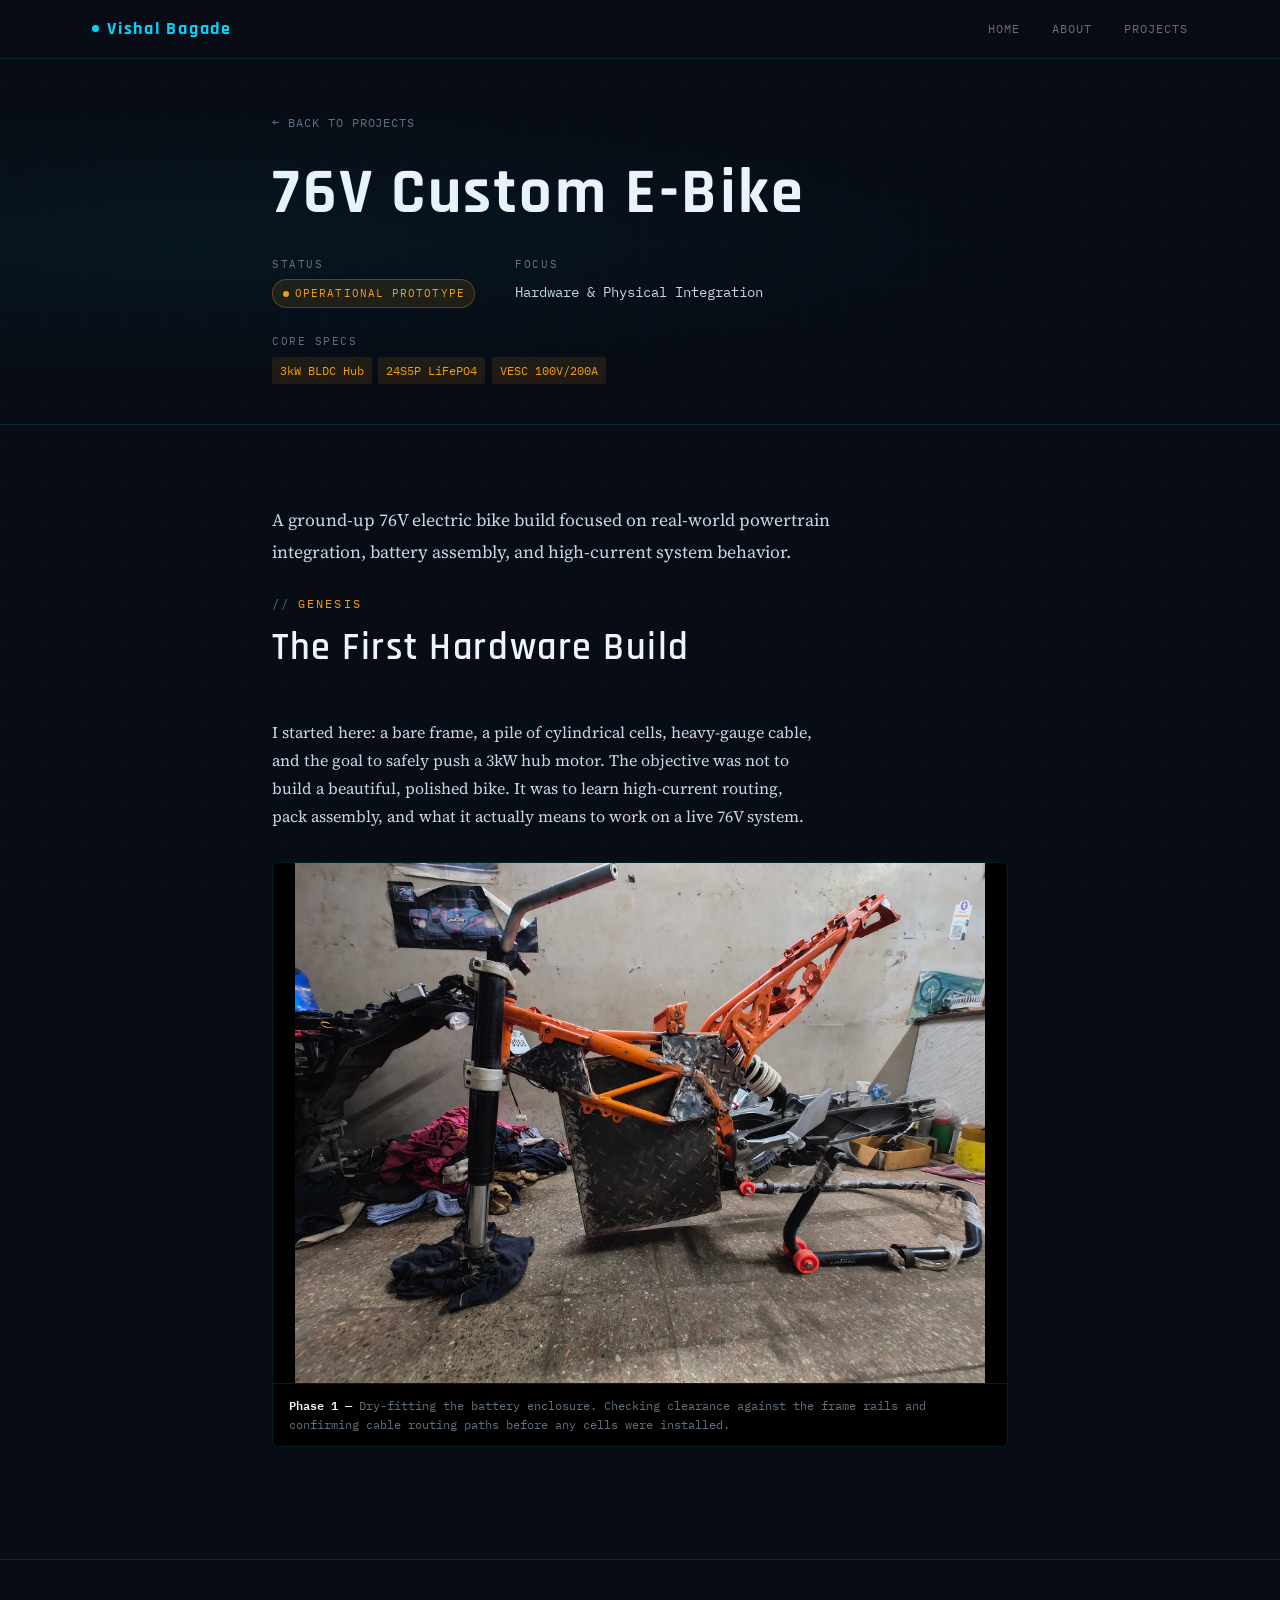
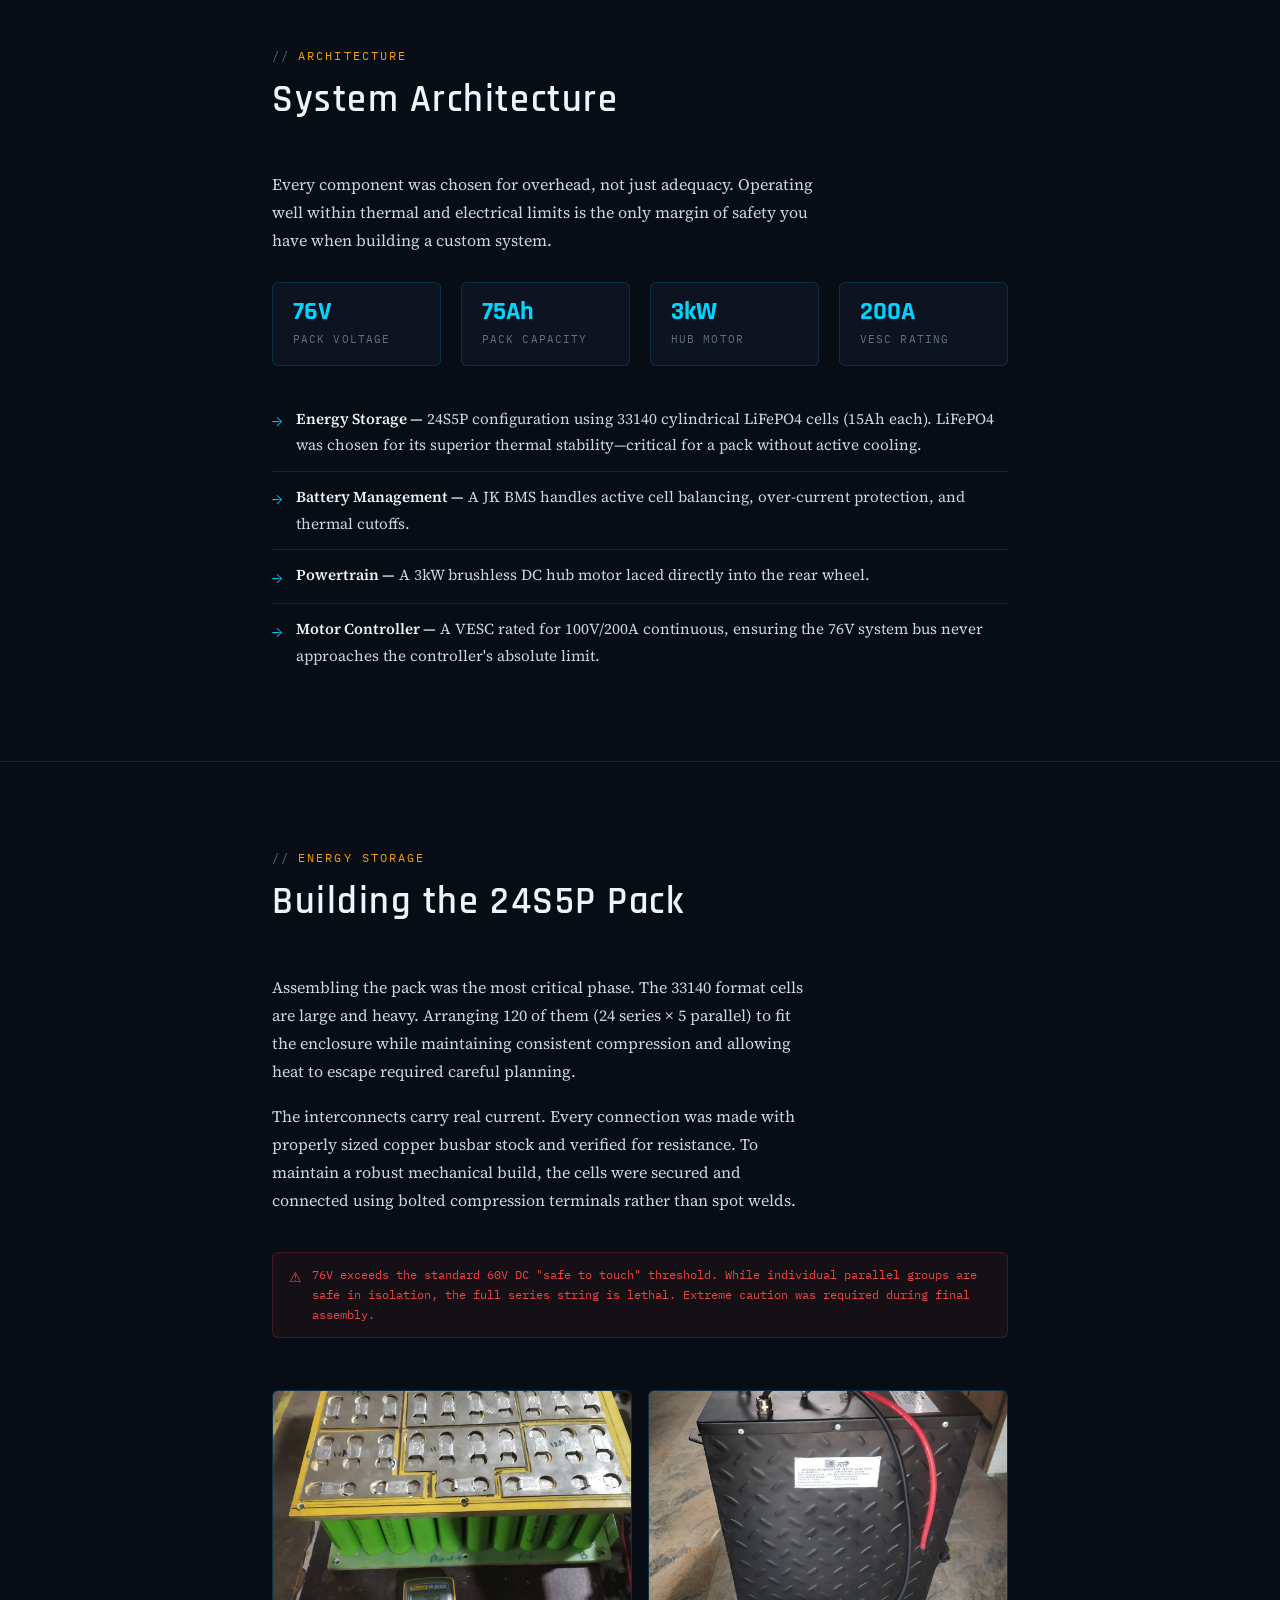
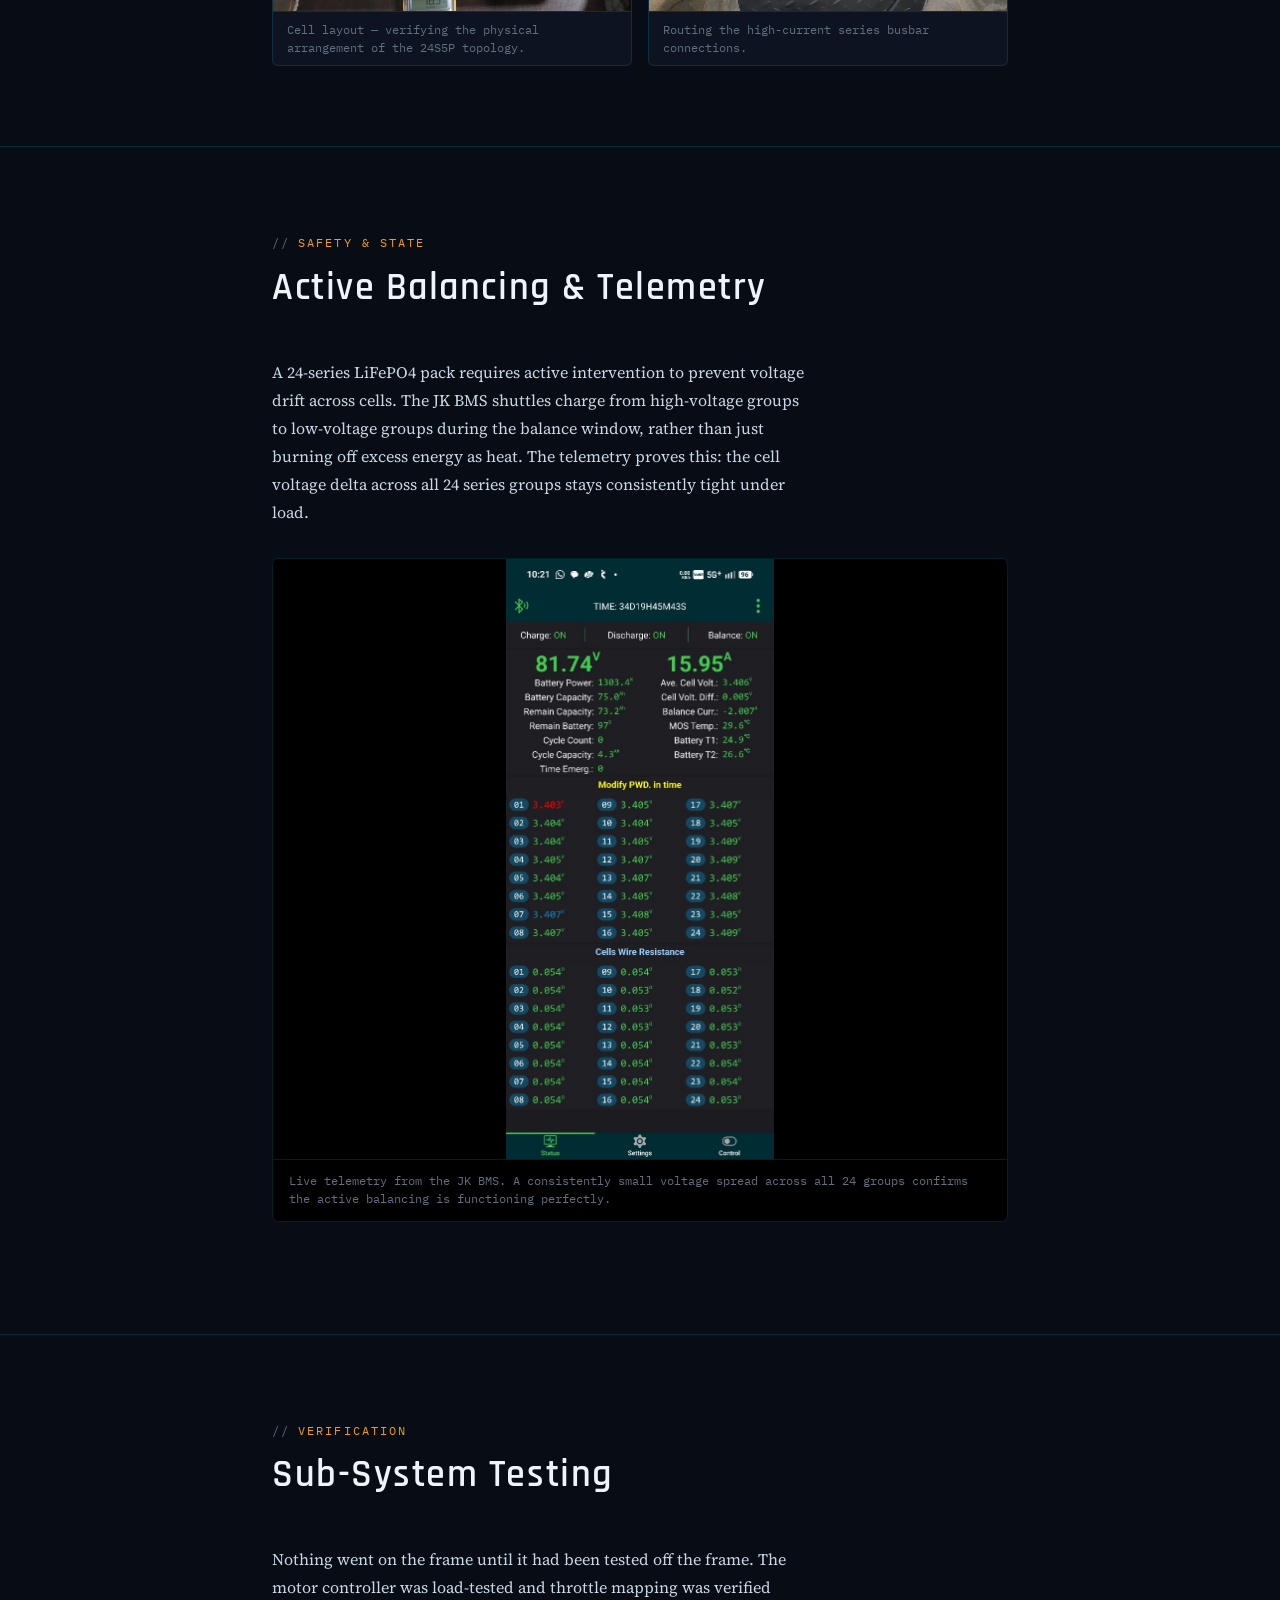
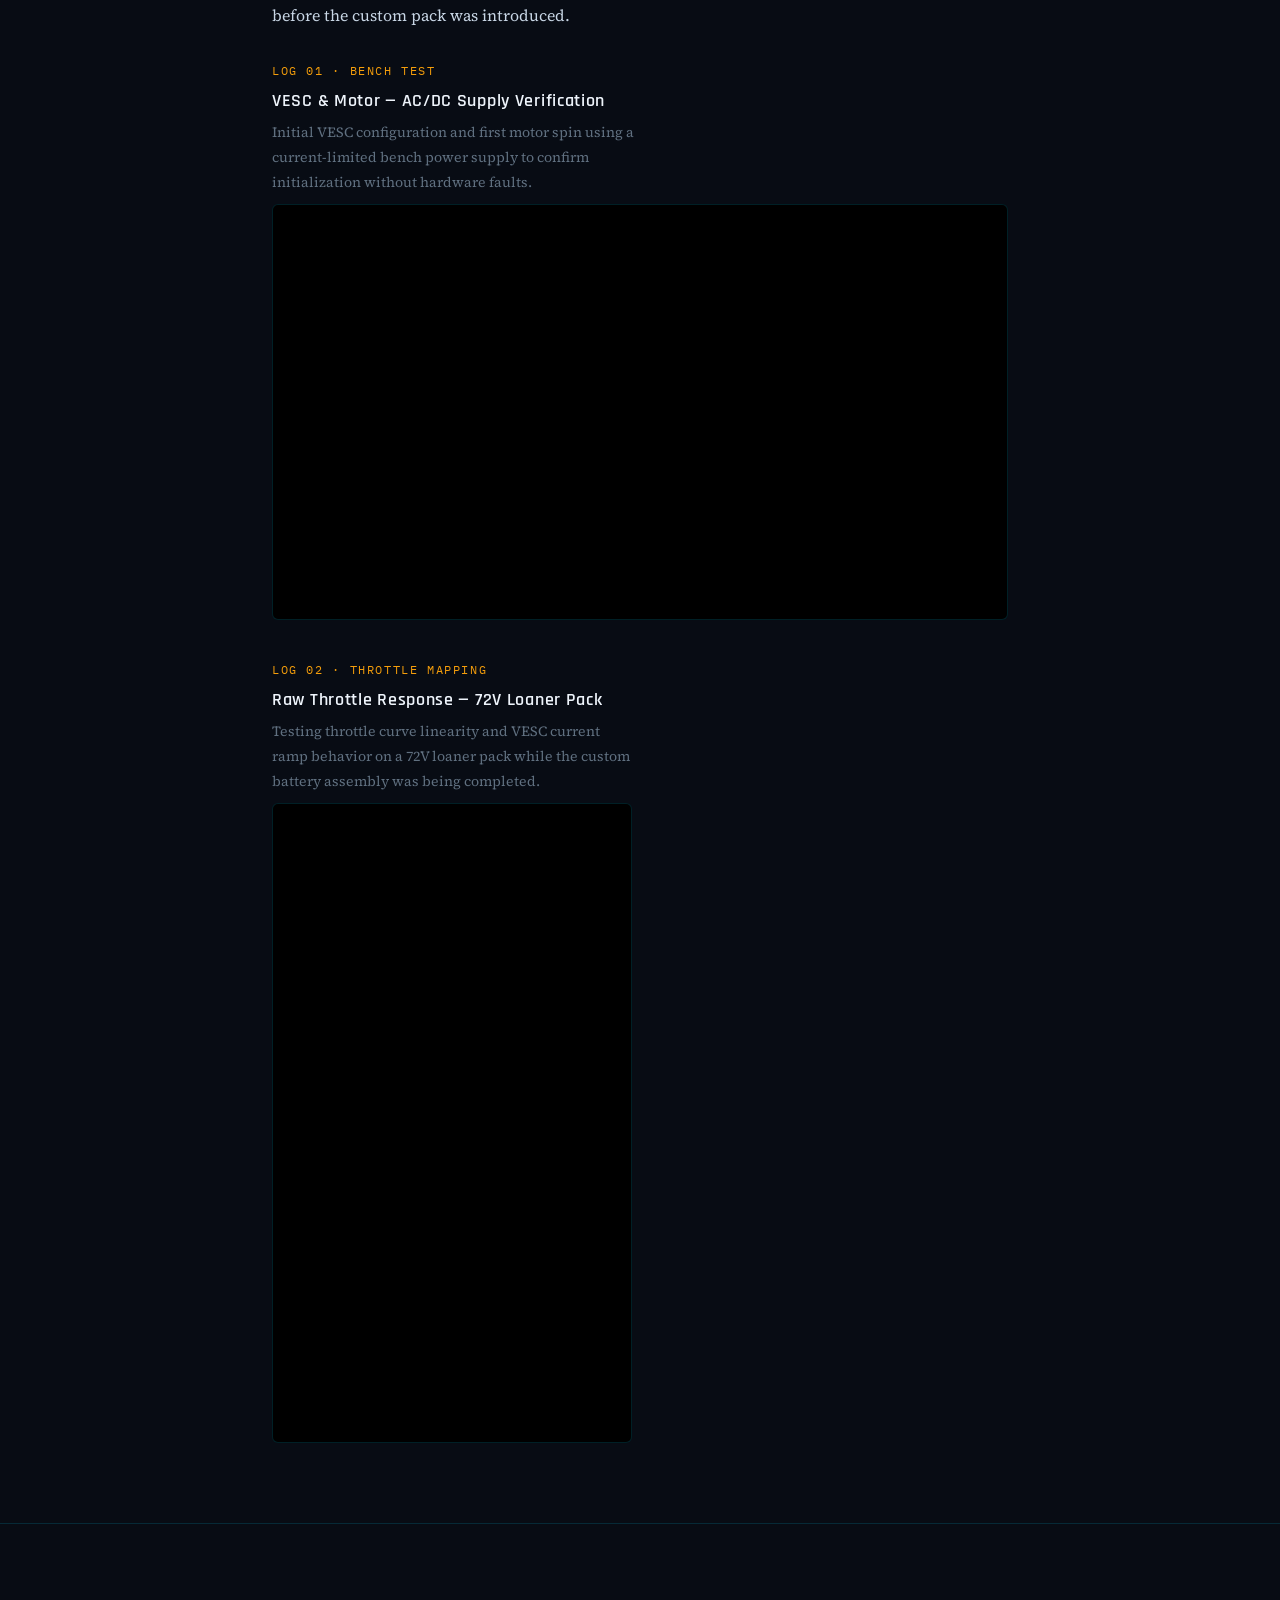
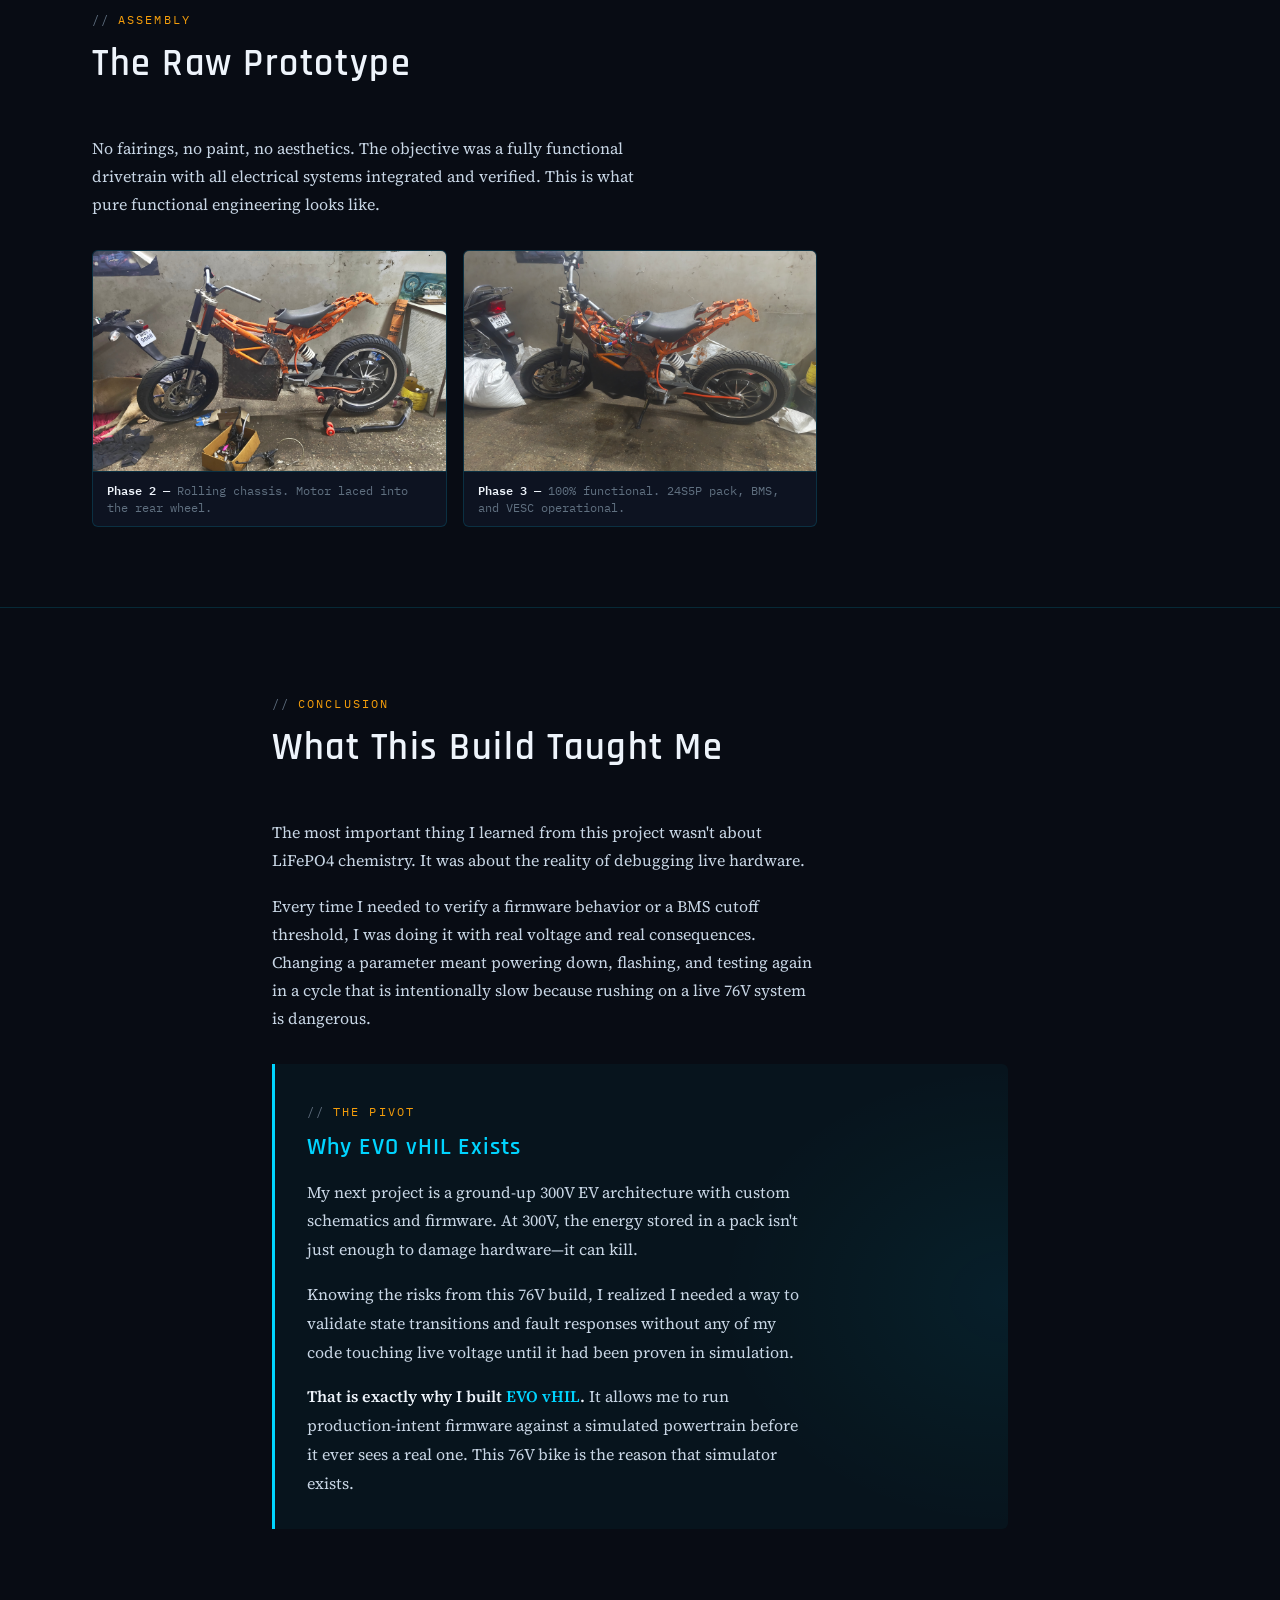
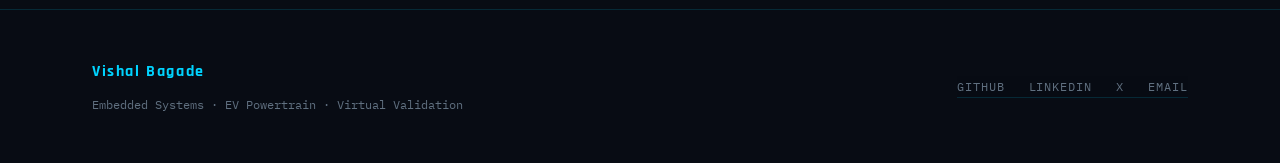
<file: electric-bike-76v/index.html>
<!DOCTYPE html>
<html lang="en">
<head>
  <meta charset="UTF-8" />
  <meta name="viewport" content="width=device-width, initial-scale=1.0" />

  <title>76V Custom E-Bike Build — Vishal Bagade</title>
  <meta name="author" content="Vishal Bagade" />
  <meta name="description" content="Ground-up engineering of a 3kW, 76V electric bike featuring a custom 24S5P LiFePO4 battery pack and VESC integration." />
  <meta name="robots" content="index, follow" />

  <meta property="og:title" content="76V Custom E-Bike Build — Vishal Bagade" />
  <meta property="og:description" content="Physical powertrain integration, custom battery building, and low-voltage control design." />
  <meta property="og:url" content="https://vishal.evovhil.com/electric-bike-76v/" />
  <meta property="og:type" content="article" />

  <meta name="twitter:card" content="summary_large_image" />
  <meta name="twitter:title" content="76V Custom E-Bike Build — Vishal Bagade" />
  <meta name="twitter:description" content="Physical powertrain integration, custom battery building, and low-voltage control design." />

  <link rel="icon" href="/favicon.ico" type="image/x-icon" />
  <link rel="canonical" href="https://vishal.evovhil.com/electric-bike-76v/" />

  <link rel="stylesheet" href="../style.css" />
  <link rel="stylesheet" href="../portfolio.css" />

  <script async src="https://www.googletagmanager.com/gtag/js?id=G-EVS54RD7KM"></script>
  <script>
    window.dataLayer = window.dataLayer || [];
    function gtag(){dataLayer.push(arguments);}
    gtag('js', new Date());
    gtag('config', 'G-EVS54RD7KM');
  </script>
  <script>
    function trackEvent(name, params = {}) {
      gtag('event', name, params);
    }
  </script>
<!-- GoatCounter (keep last) -->
  <script data-goatcounter="https://evo-vhil.goatcounter.com/count" async src="//gc.zgo.at/count.js"></script>
  <style>
    /* ── PAGE-LOCAL STYLES ── */
    .video-wrap {
      position: relative;
      width: 100%;
      padding-bottom: 56.25%; /* 16:9 */
      height: 0;
      overflow: hidden;
      border: 1px solid var(--border);
      border-radius: var(--radius);
      background: #000;
    }
    .video-wrap iframe {
      position: absolute;
      top: 0; left: 0;
      width: 100%; height: 100%;
      border: 0;
    }
    .video-wrap--portrait {
      max-width: 360px;
      padding-bottom: 0; 
      height: auto;
      aspect-ratio: 9 / 16;
    }
    .video-wrap--portrait iframe {
      position: static;
      width: 100%;
      height: 100%;
      display: block;
    }
    .video-block {
      display: flex;
      flex-direction: column;
      gap: 0.6rem;
    }
    .video-block + .video-block {
      margin-top: 2.5rem;
    }
    .video-block-label {
      font-family: var(--mono);
      font-size: 0.72rem;
      letter-spacing: 0.14em;
      text-transform: uppercase;
      color: var(--amber);
    }
    .video-block-title {
      font-family: var(--head);
      font-size: 1.1rem;
      font-weight: 600;
      color: var(--text-hi);
      margin: 0;
    }
    .video-block-desc {
      font-size: 0.88rem;
      color: var(--text-dim);
      margin: 0;
      max-width: 52ch;
    }
    .img-callout {
      width: 100%;
      background: #000;
      border: 1px solid var(--border);
      border-radius: var(--radius);
      overflow: hidden;
      margin: 2rem 0;
    }
    .img-callout img {
      display: block;
      width: 100%;
      height: auto;
      max-height: 520px;
      object-fit: contain;
    }
    .img-callout figcaption {
      padding: 0.75rem 1rem;
      font-family: var(--mono);
      font-size: 0.72rem;
      color: var(--text-dim);
      border-top: 1px solid var(--border);
      line-height: 1.6;
    }
    .img-callout--center img {
      max-height: 600px;
      object-fit: contain;
      margin: 0 auto;
      display: block;
      width: auto;
      max-width: 100%;
    }
    .callout-pivot {
      border-left: 3px solid var(--cyan);
      background: rgba(0, 212, 255, 0.04);
      border-radius: 0 var(--radius) var(--radius) 0;
      padding: 2rem;
      margin-top: 2rem;
      position: relative;
      overflow: hidden;
    }
    .callout-pivot::before {
      content: '';
      position: absolute;
      top: 0; right: 0; bottom: 0;
      width: 40%;
      background: radial-gradient(ellipse at 100% 50%, rgba(0,212,255,0.06), transparent 70%);
      pointer-events: none;
    }
    .callout-pivot h3 {
      color: var(--cyan);
      font-size: clamp(1.15rem, 2.5vw, 1.5rem);
      margin-bottom: 1rem;
    }
    .callout-pivot p {
      font-size: 1rem;
      line-height: 1.8;
      margin-bottom: 1rem;
      max-width: 62ch;
    }
    .callout-pivot p:last-child { margin-bottom: 0; }
    .danger-note {
      display: inline-flex;
      align-items: flex-start;
      gap: 0.6rem;
      background: rgba(239, 68, 68, 0.06);
      border: 1px solid rgba(239, 68, 68, 0.2);
      border-radius: var(--radius);
      padding: 0.75rem 1rem;
      font-family: var(--mono);
      font-size: 0.78rem;
      color: var(--red);
      line-height: 1.6;
      margin: 1.25rem 0;
      width: 100%;
    }
    .danger-note::before {
      content: '⚠';
      flex-shrink: 0;
      font-size: 0.9rem;
    }
    .spec-row {
      display: flex;
      flex-wrap: wrap;
      gap: 1.25rem;
      margin: 1.75rem 0;
    }
    .spec-item {
      background: var(--bg-card);
      border: 1px solid var(--border);
      border-radius: var(--radius);
      padding: 1rem 1.25rem;
      min-width: 110px;
      flex: 1;
    }
    .spec-item-val {
      font-family: var(--head);
      font-size: 1.6rem;
      font-weight: 700;
      color: var(--cyan);
      line-height: 1;
      margin-bottom: 0.3rem;
    }
    .spec-item-label {
      font-family: var(--mono);
      font-size: 0.68rem;
      letter-spacing: 0.1em;
      text-transform: uppercase;
      color: var(--text-dim);
    }
    @media (max-width: 480px) {
      .video-wrap--portrait { max-width: 100%; }
      .spec-item { min-width: calc(50% - 0.625rem); }
      .callout-pivot { padding: 1.25rem; }
    }
  </style>
</head>
<body>
<div class="scanline"></div>

<nav>
  <div class="nav-inner">
    <a href="/" class="nav-logo">
      <span class="dot"></span> Vishal Bagade
    </a>
    <button class="nav-hamburger" id="navToggle" aria-label="Toggle navigation" aria-expanded="false">
      <span></span><span></span><span></span>
    </button>
    <div class="nav-links" id="navLinks">
      <a href="/">Home</a>
      <a href="/#about">About</a>
      <a href="/#projects">Projects</a>
    </div>
  </div>
</nav>

<header class="project-header">
  <div class="container reading-col">
    <a href="/#projects" class="back-link" aria-label="Back to all projects" onclick="trackEvent('nav_back', { project: '76v_bike' })">
      ← Back to Projects
    </a>
    <h1 class="project-header-title">76V Custom E-Bike</h1>
    <dl class="project-meta">
      <div class="project-meta-item">
        <dt>Status</dt>
        <dd><span class="project-status project-status--completed">Operational Prototype</span></dd>
      </div>
      <div class="project-meta-item">
        <dt>Focus</dt>
        <dd class="mono text-dim">Hardware & Physical Integration</dd>
      </div>
      <div class="project-meta-item">
        <dt>Core Specs</dt>
        <dd>
          <span class="tech-tag">3kW BLDC Hub</span>
          <span class="tech-tag">24S5P LiFePO4</span>
          <span class="tech-tag">VESC 100V/200A</span>
        </dd>
      </div>
    </dl>
  </div>
</header>

<main>

  <section class="section">
    <div class="container reading-col">
      <p style="font-size:1.1rem; line-height:1.8;">
  A ground-up 76V electric bike build focused on real-world powertrain integration, battery assembly, and high-current system behavior.
</p>
      <div class="section-header">
        <div class="section-tag">Genesis</div>
        <h2 class="section-title">The First Hardware Build</h2>
      </div>
      
      <p>
        I started here: a bare frame, a pile of cylindrical cells, heavy-gauge cable, and the goal to safely push a 3kW hub motor. The objective was not to build a beautiful, polished bike. It was to learn high-current routing, pack assembly, and what it actually means to work on a live 76V system.
      </p>

      <figure class="img-callout" aria-label="Frame test fit — Phase 1">
       <img src="assets/frame-test-fit.jpeg" alt="Bare bike frame..." loading="lazy" />
        <figcaption>
          <strong>Phase 1 —</strong> Dry-fitting the battery enclosure. Checking clearance against the frame rails and confirming cable routing paths before any cells were installed.
        </figcaption>
      </figure>
    </div>
  </section>

  <section class="section">
    <div class="container reading-col">
      <div class="section-header">
        <div class="section-tag">Architecture</div>
        <h2 class="section-title">System Architecture</h2>
      </div>
      <p>
        Every component was chosen for overhead, not just adequacy. Operating well within thermal and electrical limits is the only margin of safety you have when building a custom system.
      </p>

      <div class="spec-row" aria-label="Key specifications">
        <div class="spec-item"><div class="spec-item-val">76V</div><div class="spec-item-label">Pack Voltage</div></div>
        <div class="spec-item"><div class="spec-item-val">75Ah</div><div class="spec-item-label">Pack Capacity</div></div>
        <div class="spec-item"><div class="spec-item-val">3kW</div><div class="spec-item-label">Hub Motor</div></div>
        <div class="spec-item"><div class="spec-item-val">200A</div><div class="spec-item-label">VESC Rating</div></div>
      </div>

      <ul class="feature-list mt-3">
        <li>
          <span class="icon" aria-hidden="true">→</span>
          <div><strong>Energy Storage —</strong> 24S5P configuration using 33140 cylindrical LiFePO4 cells (15Ah each). LiFePO4 was chosen for its superior thermal stability—critical for a pack without active cooling.</div>
        </li>
        <li>
          <span class="icon" aria-hidden="true">→</span>
          <div><strong>Battery Management —</strong> A JK BMS handles active cell balancing, over-current protection, and thermal cutoffs.</div>
        </li>
        <li>
          <span class="icon" aria-hidden="true">→</span>
          <div><strong>Powertrain —</strong> A 3kW brushless DC hub motor laced directly into the rear wheel.</div>
        </li>
        <li>
          <span class="icon" aria-hidden="true">→</span>
          <div><strong>Motor Controller —</strong> A VESC rated for 100V/200A continuous, ensuring the 76V system bus never approaches the controller's absolute limit.</div>
        </li>
      </ul>
    </div>
  </section>

  <section class="section">
    <div class="container reading-col">
      <div class="section-header">
        <div class="section-tag">Energy Storage</div>
        <h2 class="section-title">Building the 24S5P Pack</h2>
      </div>
      <p>
        Assembling the pack was the most critical phase. The 33140 format cells are large and heavy. Arranging 120 of them (24 series × 5 parallel) to fit the enclosure while maintaining consistent compression and allowing heat to escape required careful planning.
      </p>
      <p>
        The interconnects carry real current. Every connection was made with properly sized copper busbar stock and verified for resistance. To maintain a robust mechanical build, the cells were secured and connected using bolted compression terminals rather than spot welds.
      </p>

      <div class="danger-note" role="note">
        76V exceeds the standard 60V DC "safe to touch" threshold. While individual parallel groups are safe in isolation, the full series string is lethal. Extreme caution was required during final assembly.
      </div>

      <div class="gallery mt-4" role="list" style="grid-template-columns: repeat(auto-fit, minmax(260px, 1fr)); gap: 1rem;">
        <figure class="gallery-item" role="listitem">
          <img src="assets/pack-assembly-1.jpeg" alt="33140 cylindrical LiFePO4 cells..." loading="lazy" />
          <figcaption>Cell layout — verifying the physical arrangement of the 24S5P topology.</figcaption>
        </figure>
        <figure class="gallery-item" role="listitem">
          <img src="assets/pack-assembly-2.jpeg" alt="High-current busbar connections..." loading="lazy" />
          <figcaption>Routing the high-current series busbar connections.</figcaption>
        </figure>
      </div>
    </div>
  </section>

  <section class="section">
    <div class="container reading-col">
      <div class="section-header">
        <div class="section-tag">Safety & State</div>
        <h2 class="section-title">Active Balancing & Telemetry</h2>
      </div>
      <p>
        A 24-series LiFePO4 pack requires active intervention to prevent voltage drift across cells. The JK BMS shuttles charge from high-voltage groups to low-voltage groups during the balance window, rather than just burning off excess energy as heat. The telemetry proves this: the cell voltage delta across all 24 series groups stays consistently tight under load.
      </p>

      <figure class="img-callout img-callout--center" aria-label="JK BMS telemetry readout">
        <img src="assets/jk-bms-stats.jpeg" alt="JK BMS application..." loading="lazy" />
        <figcaption>Live telemetry from the JK BMS. A consistently small voltage spread across all 24 groups confirms the active balancing is functioning perfectly.</figcaption>
      </figure>
    </div>
  </section>

  <section class="section">
    <div class="container reading-col">
      <div class="section-header">
        <div class="section-tag">Verification</div>
        <h2 class="section-title">Sub-System Testing</h2>
      </div>
      <p>
        Nothing went on the frame until it had been tested off the frame. The motor controller was load-tested and throttle mapping was verified before the custom pack was introduced.
      </p>

      <div class="video-block mt-4">
        <span class="video-block-label">Log 01 · Bench Test</span>
        <h3 class="video-block-title">VESC & Motor — AC/DC Supply Verification</h3>
        <p class="video-block-desc">Initial VESC configuration and first motor spin using a current-limited bench power supply to confirm initialization without hardware faults.</p>
        <div class="video-wrap" role="figure" aria-label="VESC bench test video">
          <iframe src="https://www.youtube.com/embed/2i9C5B2awzM" title="VESC 100V/200A bench test" frameborder="0" allow="accelerometer; autoplay; clipboard-write; encrypted-media; gyroscope; picture-in-picture" allowfullscreen loading="lazy"></iframe>
        </div>
      </div>

      <div class="video-block">
        <span class="video-block-label">Log 02 · Throttle Mapping</span>
        <h3 class="video-block-title">Raw Throttle Response — 72V Loaner Pack</h3>
        <p class="video-block-desc">Testing throttle curve linearity and VESC current ramp behavior on a 72V loaner pack while the custom battery assembly was being completed.</p>
        <div class="video-wrap video-wrap--portrait" role="figure" aria-label="Throttle response test video">
          <iframe src="https://www.youtube.com/embed/Wi2z4IdD6Rc" title="Throttle mapping test on 72V loaner battery" frameborder="0" allow="accelerometer; autoplay; clipboard-write; encrypted-media; gyroscope; picture-in-picture" allowfullscreen loading="lazy"></iframe>
        </div>
      </div>
    </div>
  </section>

  <section class="section">
    <div class="container">
      <div class="section-header">
        <div class="section-tag">Assembly</div>
        <h2 class="section-title">The Raw Prototype</h2>
      </div>
      <p style="max-width: 68ch;">
        No fairings, no paint, no aesthetics. The objective was a fully functional drivetrain with all electrical systems integrated and verified. This is what pure functional engineering looks like.
      </p>

      <div class="gallery mt-4" role="list">
        <figure class="gallery-item" role="listitem">
          <img src="assets/rolling-chassis.jpeg" alt="Electric bike rolling chassis..." loading="lazy" />
          <figcaption><strong>Phase 2 —</strong> Rolling chassis. Motor laced into the rear wheel.</figcaption>
        </figure>
        <figure class="gallery-item" role="listitem">
          <img src="assets/raw-prototype.jpeg" alt="Fully assembled 76V electric bike..." loading="lazy" />
          <figcaption><strong>Phase 3 —</strong> 100% functional. 24S5P pack, BMS, and VESC operational.</figcaption>
        </figure>
      </div>
    </div>
  </section>

  <section class="section" style="padding-bottom: 5rem;">
    <div class="container reading-col">
      <div class="section-header">
        <div class="section-tag">Conclusion</div>
        <h2 class="section-title">What This Build Taught Me</h2>
      </div>
      <p>
        The most important thing I learned from this project wasn't about LiFePO4 chemistry. It was about the reality of debugging live hardware.
      </p>
      <p>
        Every time I needed to verify a firmware behavior or a BMS cutoff threshold, I was doing it with real voltage and real consequences. Changing a parameter meant powering down, flashing, and testing again in a cycle that is intentionally slow because rushing on a live 76V system is dangerous.
      </p>

      <div class="callout-pivot" role="complementary" aria-label="Project pivot — motivation for EVO vHIL">
        <div class="section-tag" style="margin-bottom: 0.75rem;">The Pivot</div>
        <h3>Why EVO vHIL Exists</h3>
        <p>
          My next project is a ground-up 300V EV architecture with custom schematics and firmware. At 300V, the energy stored in a pack isn't just enough to damage hardware—it can kill. 
        </p>
        <p>
          Knowing the risks from this 76V build, I realized I needed a way to validate state transitions and fault responses without any of my code touching live voltage until it had been proven in simulation.
        </p>
        <p>
          <strong>That is exactly why I built <a href="https://evovhil.com/" target="_blank" rel="noopener noreferrer" onclick="trackEvent('outbound_evovhil', { source: 'bike_pivot' })">EVO vHIL</a>.</strong> It allows me to run production-intent firmware against a simulated powertrain before it ever sees a real one. This 76V bike is the reason that simulator exists.
        </p>
      </div>
    </div>
  </section>

</main>

<footer>
  <div class="footer-inner">
    <div>
      <div class="footer-brand">Vishal Bagade</div>
      <div class="footer-meta mt-1">Embedded Systems · EV Powertrain · Virtual Validation</div>
    </div>
    <nav class="footer-nav" aria-label="Footer navigation">
      <a href="https://github.com/vishal0002" target="_blank" rel="noopener noreferrer" onclick="trackEvent('outbound_social', { platform: 'github', location: 'footer' })">GitHub</a>
      <a href="https://www.linkedin.com/in/vishal-bagade/" target="_blank" rel="noopener noreferrer" onclick="trackEvent('outbound_social', { platform: 'linkedin', location: 'footer' })">LinkedIn</a>
      <a href="https://x.com/VishalBagade121" target="_blank" rel="noopener noreferrer" onclick="trackEvent('outbound_social', { platform: 'x', location: 'footer' })">X</a>
      <a href="mailto:vishalbagade@gmail.com" onclick="trackEvent('contact_click', { method: 'email_footer' })">Email</a>
    </nav>
  </div>
</footer>

<script>
const navToggle = document.getElementById('navToggle');
const navLinks  = document.getElementById('navLinks');
if (navToggle && navLinks) {
  navToggle.addEventListener('click', () => {
    const isOpen = navLinks.classList.toggle('open');
    navToggle.classList.toggle('open', isOpen);
    navToggle.setAttribute('aria-expanded', isOpen);
  });
  navLinks.querySelectorAll('a').forEach(a => {
    a.addEventListener('click', () => {
      navLinks.classList.remove('open');
      navToggle.classList.remove('open');
      navToggle.setAttribute('aria-expanded', 'false');
    });
  });
}
</script>

</body>
</html>
</file>
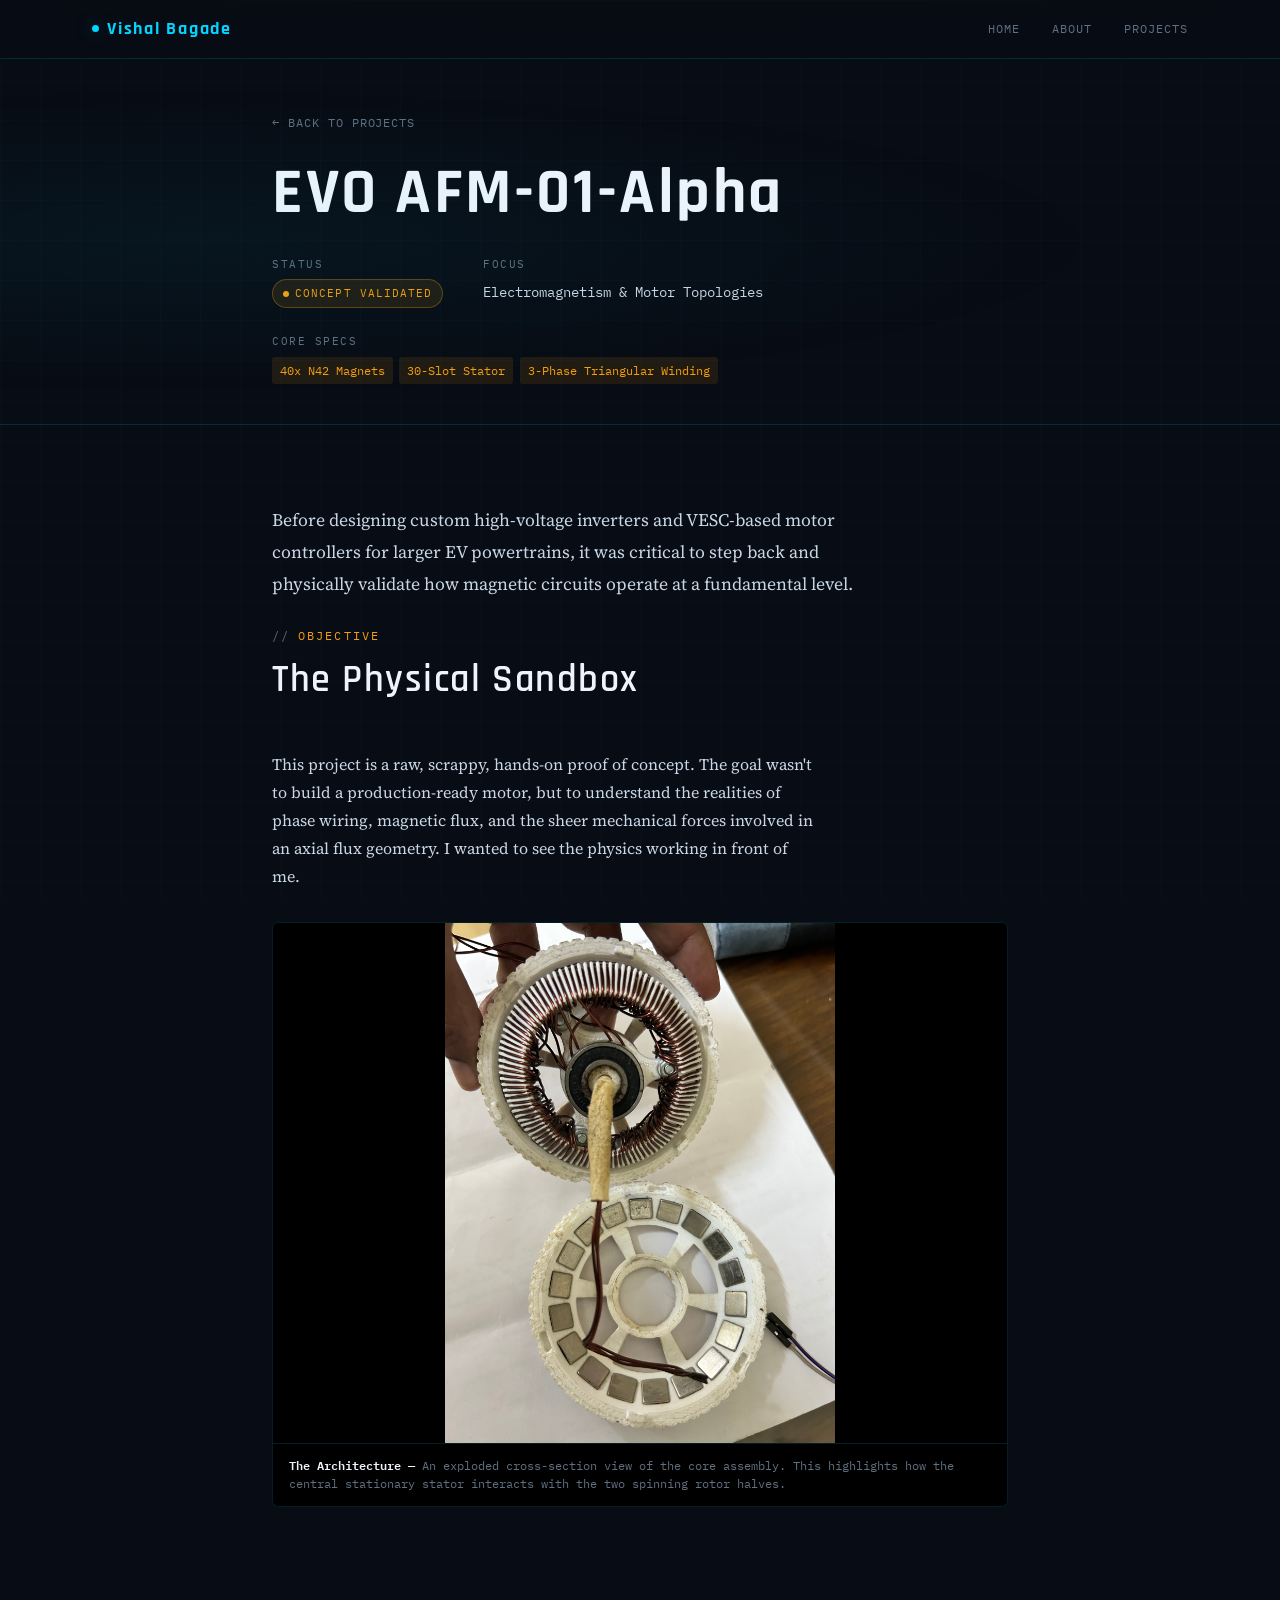
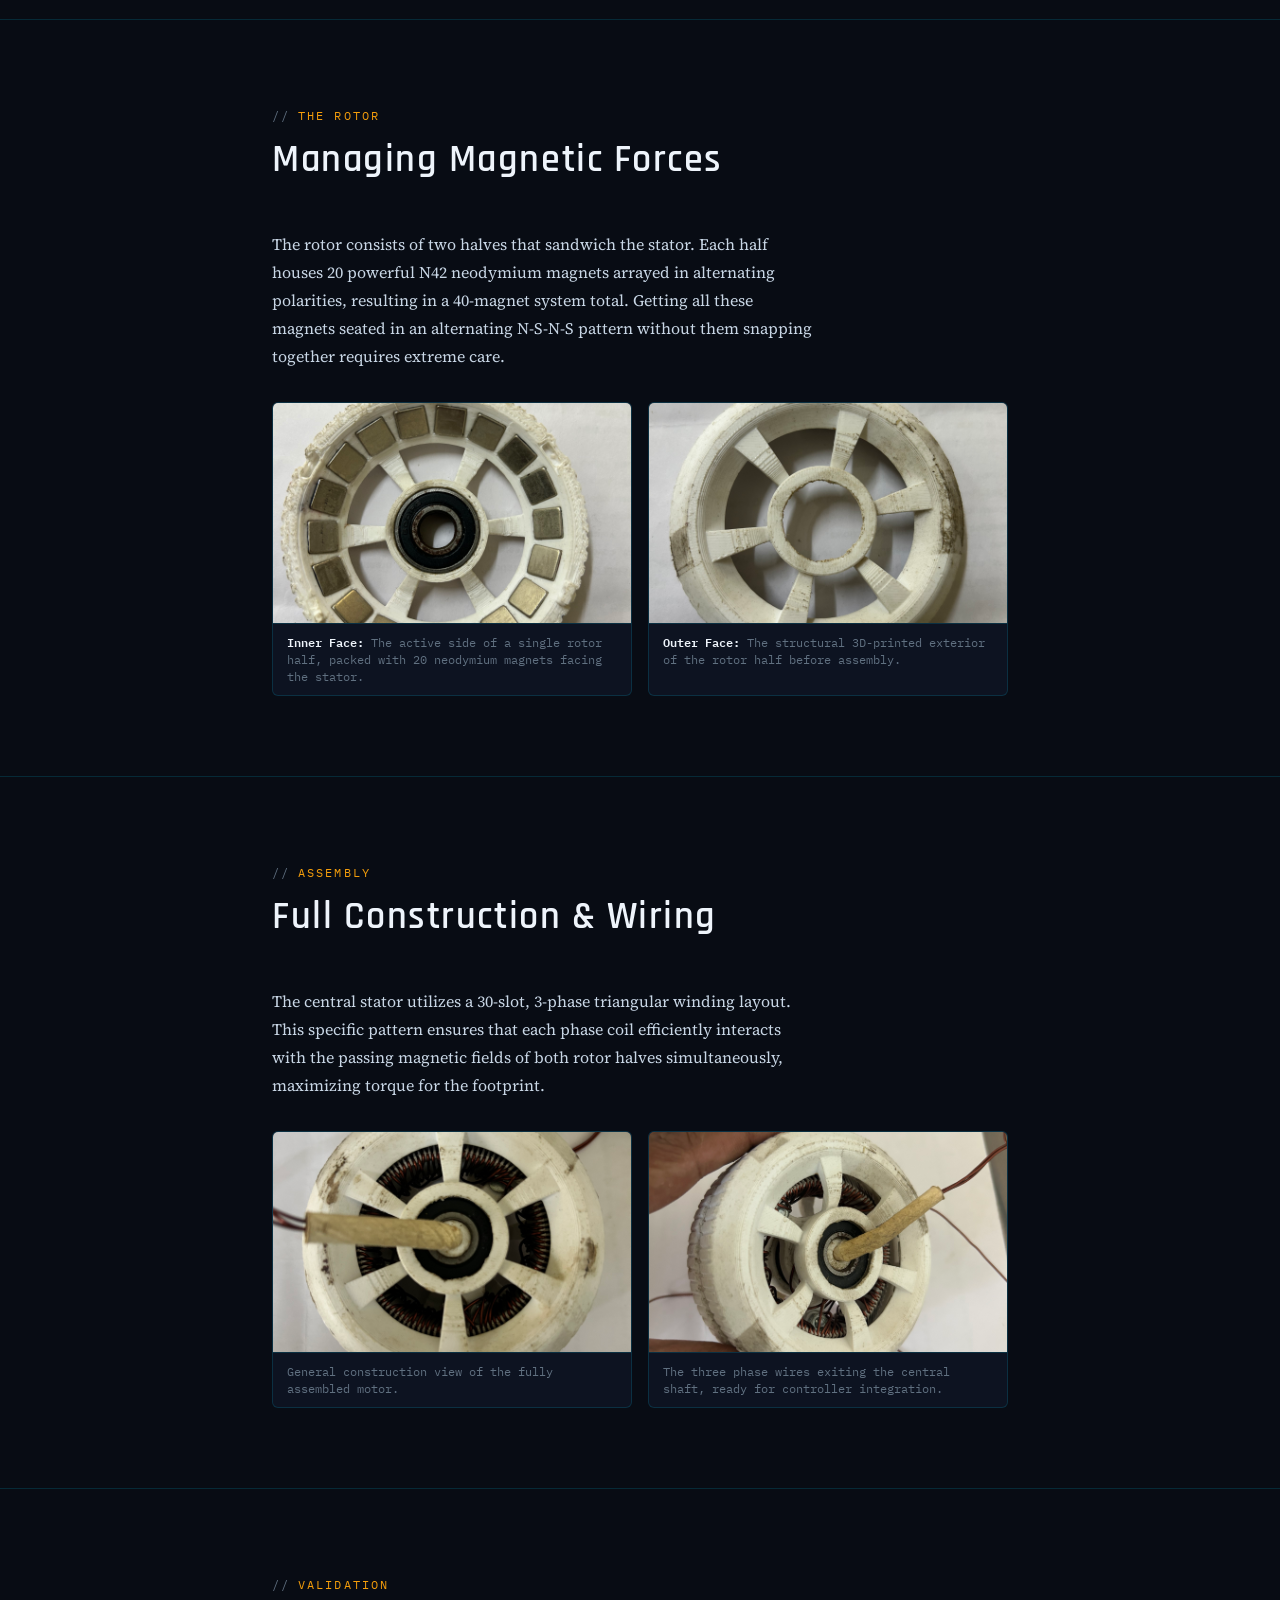
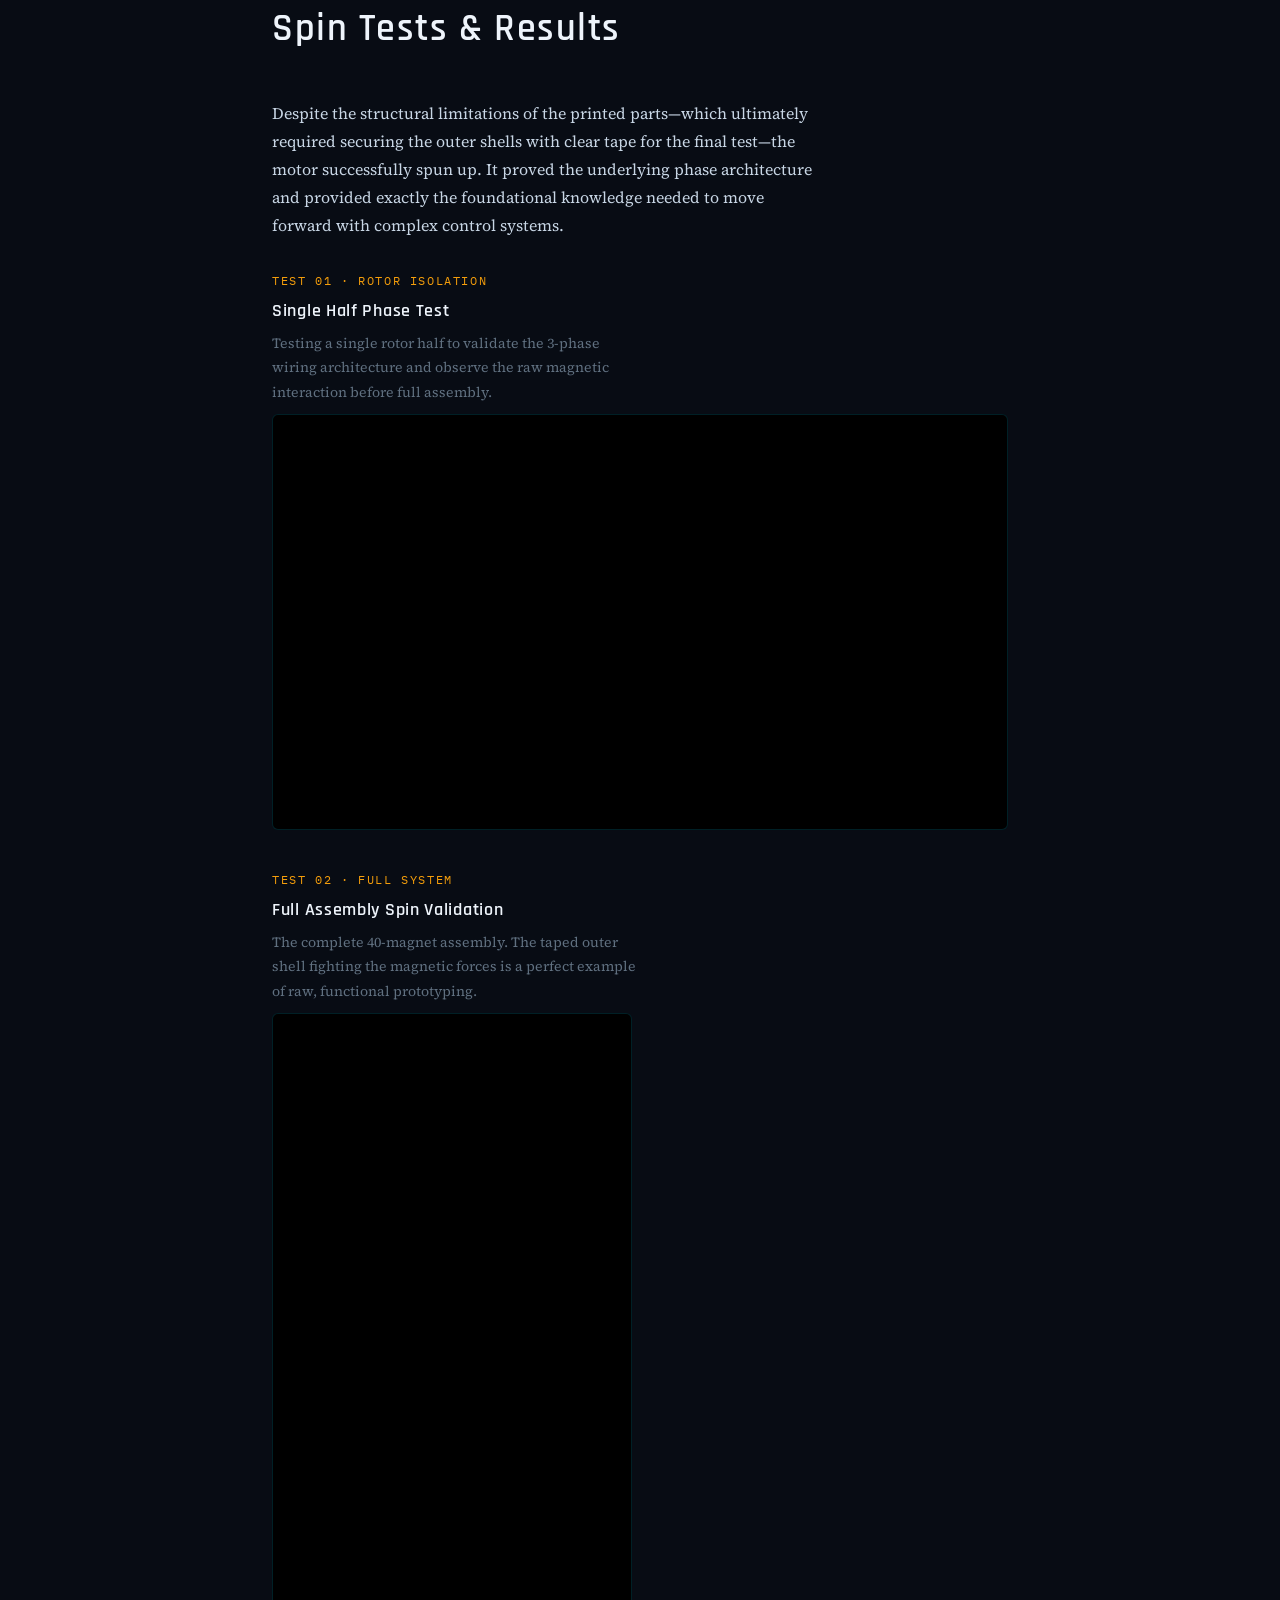
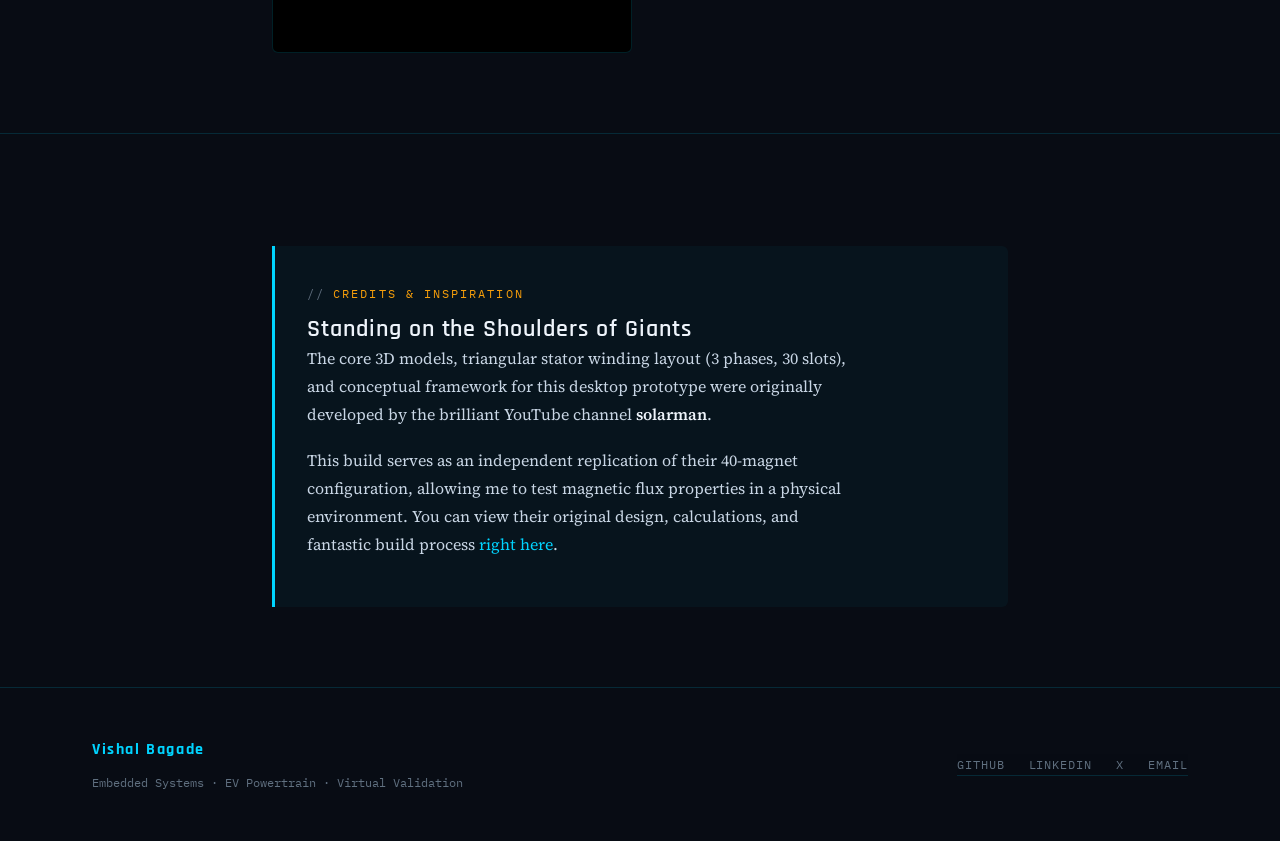
<file: evo-afm-01-alpha/index.html>
<!DOCTYPE html>
<html lang="en">
<head>
  <meta charset="UTF-8" />
  <meta name="viewport" content="width=device-width, initial-scale=1.0" />

  <title>EVO AFM-01-Alpha: Axial Flux Motor Prototype — Vishal Bagade</title>
  <meta name="author" content="Vishal Bagade" />
  <meta name="description" content="A hands-on, physical proof-of-concept built to explore the fundamental electromagnetic principles of axial flux motor topologies." />
  <meta name="robots" content="index, follow" />

  <meta property="og:title" content="EVO AFM-01-Alpha: Axial Flux Prototype — Vishal Bagade" />
  <meta property="og:description" content="Physical validation of magnetic circuits and phase control for axial flux motors." />
  <meta property="og:url" content="https://vishal.evovhil.com/evo-afm-01-alpha/" />
  <meta property="og:type" content="article" />

  <meta name="twitter:card" content="summary_large_image" />
  <meta name="twitter:title" content="EVO AFM-01-Alpha: Axial Flux Motor Build" />
  <meta name="twitter:description" content="Validating custom motor topologies and electromagnetism principles." />

  <link rel="icon" href="/favicon.ico" type="image/x-icon" />
  <link rel="canonical" href="https://vishal.evovhil.com/evo-afm-01-alpha/" />

  <link rel="stylesheet" href="../style.css" />
  <link rel="stylesheet" href="../portfolio.css" />

  <script async src="https://www.googletagmanager.com/gtag/js?id=G-EVS54RD7KM"></script>
  <script>
    window.dataLayer = window.dataLayer || [];
    function gtag(){dataLayer.push(arguments);}
    gtag('js', new Date());
    gtag('config', 'G-EVS54RD7KM');
  </script>
  <script>
    function trackEvent(name, params = {}) {
      gtag('event', name, params);
    }
  </script>
  <script data-goatcounter="https://evo-vhil.goatcounter.com/count" async src="//gc.zgo.at/count.js"></script>
  
  <style>
    /* ── PAGE-LOCAL STYLES ── */
    .video-wrap {
      position: relative;
      width: 100%;
      padding-bottom: 56.25%; /* 16:9 */
      height: 0;
      overflow: hidden;
      border: 1px solid var(--border);
      border-radius: var(--radius);
      background: #000;
    }
    .video-wrap iframe {
      position: absolute;
      top: 0; left: 0;
      width: 100%; height: 100%;
      border: 0;
    }
    .video-wrap--portrait {
      max-width: 360px;
      padding-bottom: 0; 
      height: auto;
      aspect-ratio: 9 / 16;
    }
    .video-wrap--portrait iframe {
      position: static;
      width: 100%;
      height: 100%;
      display: block;
    }
    .video-block {
      display: flex;
      flex-direction: column;
      gap: 0.6rem;
    }
    .video-block + .video-block {
      margin-top: 2.5rem;
    }
    .video-block-label {
      font-family: var(--mono);
      font-size: 0.72rem;
      letter-spacing: 0.14em;
      text-transform: uppercase;
      color: var(--amber);
    }
    .video-block-title {
      font-family: var(--head);
      font-size: 1.1rem;
      font-weight: 600;
      color: var(--text-hi);
      margin: 0;
    }
    .video-block-desc {
      font-size: 0.88rem;
      color: var(--text-dim);
      margin: 0;
      max-width: 52ch;
    }
    .img-callout {
      width: 100%;
      background: #000;
      border: 1px solid var(--border);
      border-radius: var(--radius);
      overflow: hidden;
      margin: 2rem 0;
    }
    .img-callout img {
      display: block;
      width: 100%;
      height: auto;
      max-height: 520px;
      object-fit: contain;
    }
    .img-callout figcaption {
      padding: 0.75rem 1rem;
      font-family: var(--mono);
      font-size: 0.72rem;
      color: var(--text-dim);
      border-top: 1px solid var(--border);
      line-height: 1.6;
    }
    .img-callout--center img {
      max-height: 600px;
      object-fit: contain;
      margin: 0 auto;
      display: block;
      width: auto;
      max-width: 100%;
    }
    .callout-pivot {
      border-left: 3px solid var(--cyan);
      background: rgba(0, 212, 255, 0.04);
      border-radius: 0 var(--radius) var(--radius) 0;
      padding: 2rem;
      margin-top: 2rem;
      position: relative;
      overflow: hidden;
    }
    .spec-row {
      display: flex;
      flex-wrap: wrap;
      gap: 1.25rem;
      margin: 1.75rem 0;
    }
    .spec-item {
      background: var(--bg-card);
      border: 1px solid var(--border);
      border-radius: var(--radius);
      padding: 1rem 1.25rem;
      min-width: 110px;
      flex: 1;
    }
    .spec-item-val {
      font-family: var(--head);
      font-size: 1.6rem;
      font-weight: 700;
      color: var(--cyan);
      line-height: 1;
      margin-bottom: 0.3rem;
    }
    .spec-item-label {
      font-family: var(--mono);
      font-size: 0.68rem;
      letter-spacing: 0.1em;
      text-transform: uppercase;
      color: var(--text-dim);
    }
    @media (max-width: 480px) {
      .video-wrap--portrait { max-width: 100%; }
      .spec-item { min-width: calc(50% - 0.625rem); }
      .callout-pivot { padding: 1.25rem; }
    }
  </style>
</head>
<body>
<div class="scanline"></div>

<nav>
  <div class="nav-inner">
    <a href="/" class="nav-logo">
      <span class="dot"></span> Vishal Bagade
    </a>
    <button class="nav-hamburger" id="navToggle" aria-label="Toggle navigation" aria-expanded="false">
      <span></span><span></span><span></span>
    </button>
    <div class="nav-links" id="navLinks">
      <a href="/">Home</a>
      <a href="/#about">About</a>
      <a href="/#projects">Projects</a>
    </div>
  </div>
</nav>

<header class="project-header">
  <div class="container reading-col">
    <a href="/#projects" class="back-link" aria-label="Back to all projects" onclick="trackEvent('nav_back', { project: 'afm_alpha' })">
      ← Back to Projects
    </a>
    <h1 class="project-header-title">EVO AFM-01-Alpha</h1>
    <dl class="project-meta">
      <div class="project-meta-item">
        <dt>Status</dt>
        <dd><span class="project-status project-status--completed">Concept Validated</span></dd>
      </div>
      <div class="project-meta-item">
        <dt>Focus</dt>
        <dd class="mono text-dim">Electromagnetism & Motor Topologies</dd>
      </div>
      <div class="project-meta-item">
        <dt>Core Specs</dt>
        <dd>
          <span class="tech-tag">40x N42 Magnets</span>
          <span class="tech-tag">30-Slot Stator</span>
          <span class="tech-tag">3-Phase Triangular Winding</span>
        </dd>
      </div>
    </dl>
  </div>
</header>

<main>

  <section class="section">
    <div class="container reading-col">
      <p style="font-size:1.1rem; line-height:1.8;">
        Before designing custom high-voltage inverters and VESC-based motor controllers for larger EV powertrains, it was critical to step back and physically validate how magnetic circuits operate at a fundamental level.
      </p>
      
      <div class="section-header">
        <div class="section-tag">Objective</div>
        <h2 class="section-title">The Physical Sandbox</h2>
      </div>
      <p>
        This project is a raw, scrappy, hands-on proof of concept. The goal wasn't to build a production-ready motor, but to understand the realities of phase wiring, magnetic flux, and the sheer mechanical forces involved in an axial flux geometry. I wanted to see the physics working in front of me.
      </p>

      <figure class="img-callout" aria-label="Exploded cross-section of the motor">
        <img src="assets/exploded-view.jpeg" alt="Exploded view showing the cross section of the motor..." loading="lazy" />
        <figcaption>
          <strong>The Architecture —</strong> An exploded cross-section view of the core assembly. This highlights how the central stationary stator interacts with the two spinning rotor halves.
        </figcaption>
      </figure>
    </div>
  </section>

  <section class="section">
    <div class="container reading-col">
      <div class="section-header">
        <div class="section-tag">The Rotor</div>
        <h2 class="section-title">Managing Magnetic Forces</h2>
      </div>
      <p>
        The rotor consists of two halves that sandwich the stator. Each half houses 20 powerful N42 neodymium magnets arrayed in alternating polarities, resulting in a 40-magnet system total. Getting all these magnets seated in an alternating N-S-N-S pattern without them snapping together requires extreme care.
      </p>

      <div class="gallery mt-4" role="list" style="grid-template-columns: repeat(auto-fit, minmax(260px, 1fr)); gap: 1rem;">
        <figure class="gallery-item" role="listitem">
          <img src="assets/rotor-magnets.jpeg" alt="Inner view of the rotor half showing 20 N42 magnets..." loading="lazy" />
          <figcaption><strong>Inner Face:</strong> The active side of a single rotor half, packed with 20 neodymium magnets facing the stator.</figcaption>
        </figure>
        <figure class="gallery-item" role="listitem">
          <img src="assets/rotor-outer.jpeg" alt="Outer view of the 3D printed rotor half..." loading="lazy" />
          <figcaption><strong>Outer Face:</strong> The structural 3D-printed exterior of the rotor half before assembly.</figcaption>
        </figure>
      </div>
    </div>
  </section>

  <section class="section">
    <div class="container reading-col">
      <div class="section-header">
        <div class="section-tag">Assembly</div>
        <h2 class="section-title">Full Construction & Wiring</h2>
      </div>
      <p>
        The central stator utilizes a 30-slot, 3-phase triangular winding layout. This specific pattern ensures that each phase coil efficiently interacts with the passing magnetic fields of both rotor halves simultaneously, maximizing torque for the footprint.
      </p>

      <div class="gallery mt-4" role="list" style="grid-template-columns: repeat(auto-fit, minmax(260px, 1fr)); gap: 1rem;">
        <figure class="gallery-item" role="listitem">
          <img src="assets/full-assembly-1.jpeg" alt="General construction view of the full motor..." loading="lazy" />
          <figcaption>General construction view of the fully assembled motor.</figcaption>
        </figure>
        <figure class="gallery-item" role="listitem">
          <img src="assets/full-assembly-2.jpeg" alt="Alternate view of the completed prototype assembly..." loading="lazy" />
          <figcaption>The three phase wires exiting the central shaft, ready for controller integration.</figcaption>
        </figure>
      </div>
    </div>
  </section>

  <section class="section">
    <div class="container reading-col">
      <div class="section-header">
        <div class="section-tag">Validation</div>
        <h2 class="section-title">Spin Tests & Results</h2>
      </div>
      <p>
        Despite the structural limitations of the printed parts—which ultimately required securing the outer shells with clear tape for the final test—the motor successfully spun up. It proved the underlying phase architecture and provided exactly the foundational knowledge needed to move forward with complex control systems.
      </p>

      <div class="video-block mt-4">
        <span class="video-block-label">Test 01 · Rotor Isolation</span>
        <h3 class="video-block-title">Single Half Phase Test</h3>
        <p class="video-block-desc">Testing a single rotor half to validate the 3-phase wiring architecture and observe the raw magnetic interaction before full assembly.</p>
        <div class="video-wrap" role="figure" aria-label="Single rotor half spin test">
          <iframe src="https://www.youtube.com/embed/cNkD_tfzgak" title="EVO AFM-01-Alpha: Axial Flux Rotor Test" frameborder="0" allow="accelerometer; autoplay; clipboard-write; encrypted-media; gyroscope; picture-in-picture" allowfullscreen loading="lazy"></iframe>
        </div>
      </div>

      <div class="video-block">
        <span class="video-block-label">Test 02 · Full System</span>
        <h3 class="video-block-title">Full Assembly Spin Validation</h3>
        <p class="video-block-desc">The complete 40-magnet assembly. The taped outer shell fighting the magnetic forces is a perfect example of raw, functional prototyping.</p>
        <div class="video-wrap video-wrap--portrait" role="figure" aria-label="Full assembly spin test short">
          <iframe src="https://www.youtube.com/embed/wzxsameaMvE" title="3D Printed Axial Flux Motor Spin Test" frameborder="0" allow="accelerometer; autoplay; clipboard-write; encrypted-media; gyroscope; picture-in-picture" allowfullscreen loading="lazy"></iframe>
        </div>
      </div>
    </div>
  </section>

  <section class="section" style="padding-bottom: 5rem;">
    <div class="container reading-col">
      <div class="callout-pivot" role="complementary" aria-label="Credits and Inspiration">
        <div class="section-tag" style="margin-bottom: 0.75rem;">Credits & Inspiration</div>
        <h3>Standing on the Shoulders of Giants</h3>
        <p>
          The core 3D models, triangular stator winding layout (3 phases, 30 slots), and conceptual framework for this desktop prototype were originally developed by the brilliant YouTube channel <strong>solarman</strong>.
        </p>
        <p>
          This build serves as an independent replication of their 40-magnet configuration, allowing me to test magnetic flux properties in a physical environment. You can view their original design, calculations, and fantastic build process <a href="https://www.youtube.com/watch?v=R0OVIQzvA4I" target="_blank" rel="noopener noreferrer">right here</a>.
        </p>
      </div>
    </div>
  </section>

</main>

<footer>
  <div class="footer-inner">
    <div>
      <div class="footer-brand">Vishal Bagade</div>
      <div class="footer-meta mt-1">Embedded Systems · EV Powertrain · Virtual Validation</div>
    </div>
    <nav class="footer-nav" aria-label="Footer navigation">
      <a href="https://github.com/vishal0002" target="_blank" rel="noopener noreferrer" onclick="trackEvent('outbound_social', { platform: 'github', location: 'footer' })">GitHub</a>
      <a href="https://www.linkedin.com/in/vishal-bagade/" target="_blank" rel="noopener noreferrer" onclick="trackEvent('outbound_social', { platform: 'linkedin', location: 'footer' })">LinkedIn</a>
      <a href="https://x.com/VishalBagade121" target="_blank" rel="noopener noreferrer" onclick="trackEvent('outbound_social', { platform: 'x', location: 'footer' })">X</a>
      <a href="mailto:vishalbagade@gmail.com" onclick="trackEvent('contact_click', { method: 'email_footer' })">Email</a>
    </nav>
  </div>
</footer>

<script>
const navToggle = document.getElementById('navToggle');
const navLinks  = document.getElementById('navLinks');
if (navToggle && navLinks) {
  navToggle.addEventListener('click', () => {
    const isOpen = navLinks.classList.toggle('open');
    navToggle.classList.toggle('open', isOpen);
    navToggle.setAttribute('aria-expanded', isOpen);
  });
  navLinks.querySelectorAll('a').forEach(a => {
    a.addEventListener('click', () => {
      navLinks.classList.remove('open');
      navToggle.classList.remove('open');
      navToggle.setAttribute('aria-expanded', 'false');
    });
  });
}
</script>

</body>
</html>
</file>
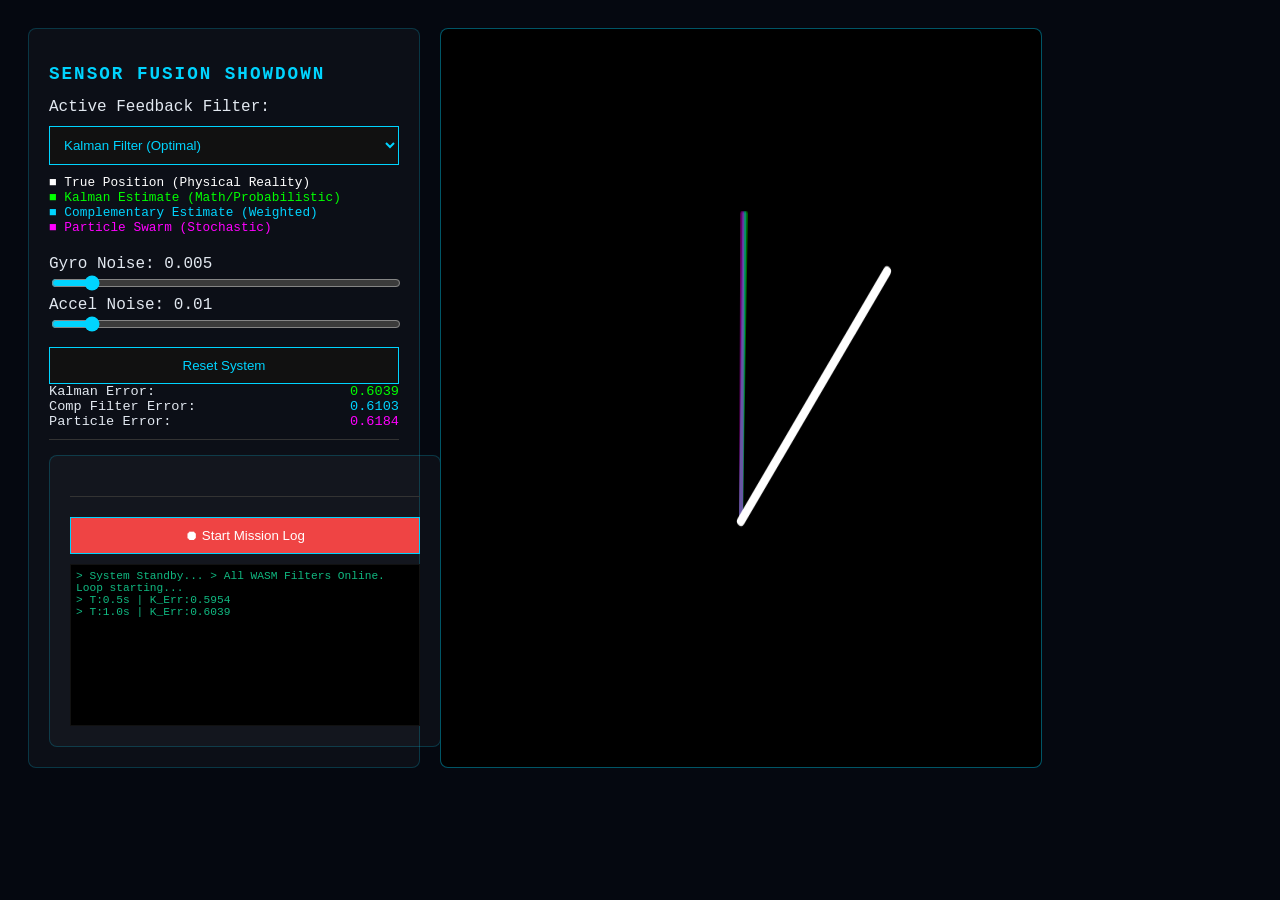
<file: evo-balance-sim/index.html>
<!DOCTYPE html>
<html lang="en">
<head>
  <meta charset="UTF-8">
  <title>Sensor Fusion Showdown — Vishal Bagade</title>
  <style>
    body { background: #050810; color: #e2e8f0; font-family: 'Courier New', monospace; display: flex; gap: 20px; padding: 20px; }
    .panel { background: rgba(255,255,255,0.03); border: 1px solid #00d4ff33; padding: 20px; width: 350px; border-radius: 8px; }
    canvas { background: #000; border: 1px solid #00d4ff66; border-radius: 8px; }
    .legend { margin-top: 10px; font-size: 0.8rem; }
    .k { color: #00ff00; } .c { color: #00d4ff; } .p { color: #ff00ff; } .t { color: #ffffff; }
    select, button { width: 100%; padding: 10px; margin-top: 10px; background: #111; color: #00d4ff; border: 1px solid #00d4ff; cursor: pointer; }
    input[type=range] { width: 100%; accent-color: #00d4ff; }
  </style>
</head>
<body>

  <div class="panel">
    <h2 style="color:#00d4ff; font-size: 1.1rem; letter-spacing: 2px;">SENSOR FUSION SHOWDOWN</h2>
    
    <label>Active Feedback Filter:</label>
    <select id="activeFilter">
      <option value="kalman">Kalman Filter (Optimal)</option>
      <option value="comp">Complementary (Hobbyist)</option>
      <option value="bayes">Particle Filter (Monte Carlo)</option>
    </select>

    <div class="legend">
      <div class="t">■ True Position (Physical Reality)</div>
      <div class="k">■ Kalman Estimate (Math/Probabilistic)</div>
      <div class="c">■ Complementary Estimate (Weighted)</div>
      <div class="p">■ Particle Swarm (Stochastic)</div>
    </div>

    <label style="display:block; margin-top:20px;">Gyro Noise: <span id="v-gyro">0.005</span></label>
    <input type="range" id="gyro_noise" min="0" max="0.05" step="0.001" value="0.005">

    <label>Accel Noise: <span id="v-accel">0.01</span></label>
    <input type="range" id="accel_noise" min="0" max="0.1" step="0.001" value="0.01">

    <button onclick="location.reload()">Reset System</button>

      <div id="telemetry" style="margin-bottom:15px; font-size: 0.85rem; border-bottom:1px solid #333; padding-bottom:10px;">
   <div style="display:flex; justify-content:space-between;">
     <span>Kalman Error:</span> <span id="err-k" class="k">0.0000</span>
   </div>
   <div style="display:flex; justify-content:space-between;">
     <span>Comp Filter Error:</span> <span id="err-c" class="c">0.0000</span>
   </div>
   <div style="display:flex; justify-content:space-between;">
     <span>Particle Error:</span> <span id="err-p" class="p">0.0000</span>
   </div>
</div>
    <div class="panel">
  <div style="margin-top:20px; border-top:1px solid #333; padding-top:10px;">
    <button id="btn-record" style="background: #ef4444; color: white;">⏺ Start Mission Log</button>
    <button id="btn-download" style="background: #10b981; color: white; display: none; margin-top: 5px;">⬇ Export CSV</button>
    
    <div id="log-terminal" style="background: #000; color: #10b981; font-size: 0.7rem; height: 150px; overflow-y: scroll; margin-top: 10px; padding: 5px; border: 1px solid #111;">
      > System Standby...
    </div>
  </div>
</div>
  </div>

  <canvas id="simCanvas" width="600" height="600"></canvas>

  <script src="cpp_src/kalman.js"></script>
  <script src="cpp_src/comp.js"></script>
  <script src="cpp_src/bayes.js"></script>

  <script>

    // Logging State
let isRecording = false;
let missionData = [];
let frameCount = 0;
const terminal = document.getElementById('log-terminal');

function log(msg) {
    terminal.innerHTML += `> ${msg}<br>`;
    terminal.scrollTop = terminal.scrollHeight;
}

document.getElementById('btn-record').onclick = (e) => {
    isRecording = !isRecording;
    if (isRecording) {
        missionData = [["Time", "True_Theta", "Kalman_Est", "Comp_Est", "Particle_Est", "Torque"]];
        e.target.innerText = "⏹ Stop & Save";
        log("Recording high-speed telemetry...");
    } else {
        e.target.innerText = "⏺ Start Mission Log";
        document.getElementById('btn-download').style.display = "block";
        log(`Captured ${missionData.length} samples.`);
    }
};

document.getElementById('btn-download').onclick = () => {
    const csv = missionData.map(row => row.join(",")).join("\n");
    const blob = new Blob([csv], { type: 'text/csv' });
    const url = window.URL.createObjectURL(blob);
    const a = document.createElement('a');
    a.href = url;
    a.download = `fusion_showdown_${Date.now()}.csv`;
    a.click();
};
    
    let K, C, B;
    const canvas = document.getElementById('simCanvas');
    const ctx = canvas.getContext('2d');
    
    // Physics State (The Ground Truth)
    let theta = 1.0, omega = 0.0, dt = 0.016;
    let est_k = 1.0, est_c = 1.0, est_b = 1.0;
    
    // Config for Subdirectory Loading
    const wasmConfig = { locateFile: (path) => `cpp_src/${path}` };

    // Boot the System
    Promise.all([
      KalmanModule(wasmConfig),
      CompModule(wasmConfig),
      BayesModule(wasmConfig)
    ]).then(modules => {
      [K, C, B] = modules;
      log("All WASM Filters Online. Loop starting...");
      requestAnimationFrame(loop);
    });

    // --- REALISTIC PHYSICAL CONSTANTS ---
    const g = 9.81;      // Gravity (m/s^2)
    const L = 0.5;       // Length of the rod (m)
    const m = 0.2;       // Mass of the weight (kg)
    const J = m * L * L; // Moment of Inertia
    const b = 0.01;      // Friction/Damping coefficient

    function loop() {
      // 1. Get UI Inputs
      const g_noise = parseFloat(document.getElementById('gyro_noise').value);
      const a_noise = parseFloat(document.getElementById('accel_noise').value);

      // 2. Generate Noisy Sensors (Adding a small bias to the gyro for realism)
      const gyro_meas = omega + (randn() * g_noise) + 0.001; 
      const accel_meas = theta + (randn() * a_noise);

      // 3. Update all 3 WASM Filters
      est_k = K._filter_step(gyro_meas, accel_meas, dt);
      est_c = C._filter_step(gyro_meas, accel_meas, dt);
      est_b = B._filter_step(gyro_meas, accel_meas, dt);

      // 4. PID CONTROL
      const selected = document.getElementById('activeFilter').value;
      let feedback_theta = (selected === 'kalman') ? est_k : (selected === 'comp' ? est_c : est_b);
      
      // Target is 0 (Upright). We use theta and the true omega for the D-term
      const control_torque = -(30.0 * feedback_theta + 2.5 * omega); 
      
      // --- THE PLANT DYNAMICS (With Gravity) ---
      // Torque = J * alpha -> alpha = (ControlTorque + GravityTorque - Damping) / J
      const gravity_torque = m * g * (L/2) * Math.sin(theta);
      const damping_torque = b * omega;
      
      const total_torque = control_torque + gravity_torque - damping_torque;
      const alpha_phys = total_torque / J;

      // Integration
      omega += alpha_phys * dt;
      theta += omega * dt;

      frameCount++;

// Capture data at 60Hz
if (isRecording) {
    missionData.push([
        (frameCount * dt).toFixed(3),
        theta.toFixed(5),
        est_k.toFixed(5),
        est_c.toFixed(5),
        est_b.toFixed(5),
        total_torque.toFixed(5)
    ]);
}

// Throttled Terminal Update (Every 0.5 seconds)
if (frameCount % 30 === 0) {
    log(`T:${(frameCount*dt).toFixed(1)}s | K_Err:${(theta-est_k).toFixed(4)}`);
}
      
      // 5. Draw and Telemetry
      draw();
      updateTelemetry();
      requestAnimationFrame(loop);
    }

    function draw() {
      ctx.clearRect(0, 0, 600, 600);
      ctx.save();
      ctx.translate(300, 400);
      
      // Draw 3 Ghost Pendulums (The Filters)
      drawPendulum(est_k, '#00ff0066', 4); // Kalman
      drawPendulum(est_c, '#00d4ff66', 4); // Comp
      drawPendulum(est_b, '#ff00ff66', 4); // Particle
      
      // Draw 1 Solid Pendulum (The Reality)
      drawPendulum(theta, '#ffffff', 8); 
      
      ctx.restore();
    }

    function drawPendulum(angle, color, width) {
      ctx.save();
      ctx.rotate(angle);
      ctx.beginPath(); ctx.moveTo(0,0); ctx.lineTo(0,-250);
      ctx.strokeStyle = color; ctx.lineWidth = width; ctx.lineCap = 'round'; ctx.stroke();
      ctx.restore();
    }

    function updateTelemetry() {
  const ek = document.getElementById('err-k');
  const ec = document.getElementById('err-c');
  const ep = document.getElementById('err-p');

  // Only update if the UI elements actually exist
  if (ek) ek.innerText = Math.abs(theta - est_k).toFixed(4);
  if (ec) ec.innerText = Math.abs(theta - est_c).toFixed(4);
  if (ep) ep.innerText = Math.abs(theta - est_b).toFixed(4);
}

    function randn() {
      let u = 0, v = 0;
      while(u === 0) u = Math.random(); while(v === 0) v = Math.random();
      return Math.sqrt(-2.0 * Math.log(u)) * Math.cos(2.0 * Math.PI * v);
    }
  </script>
</body>
</html>
</file>
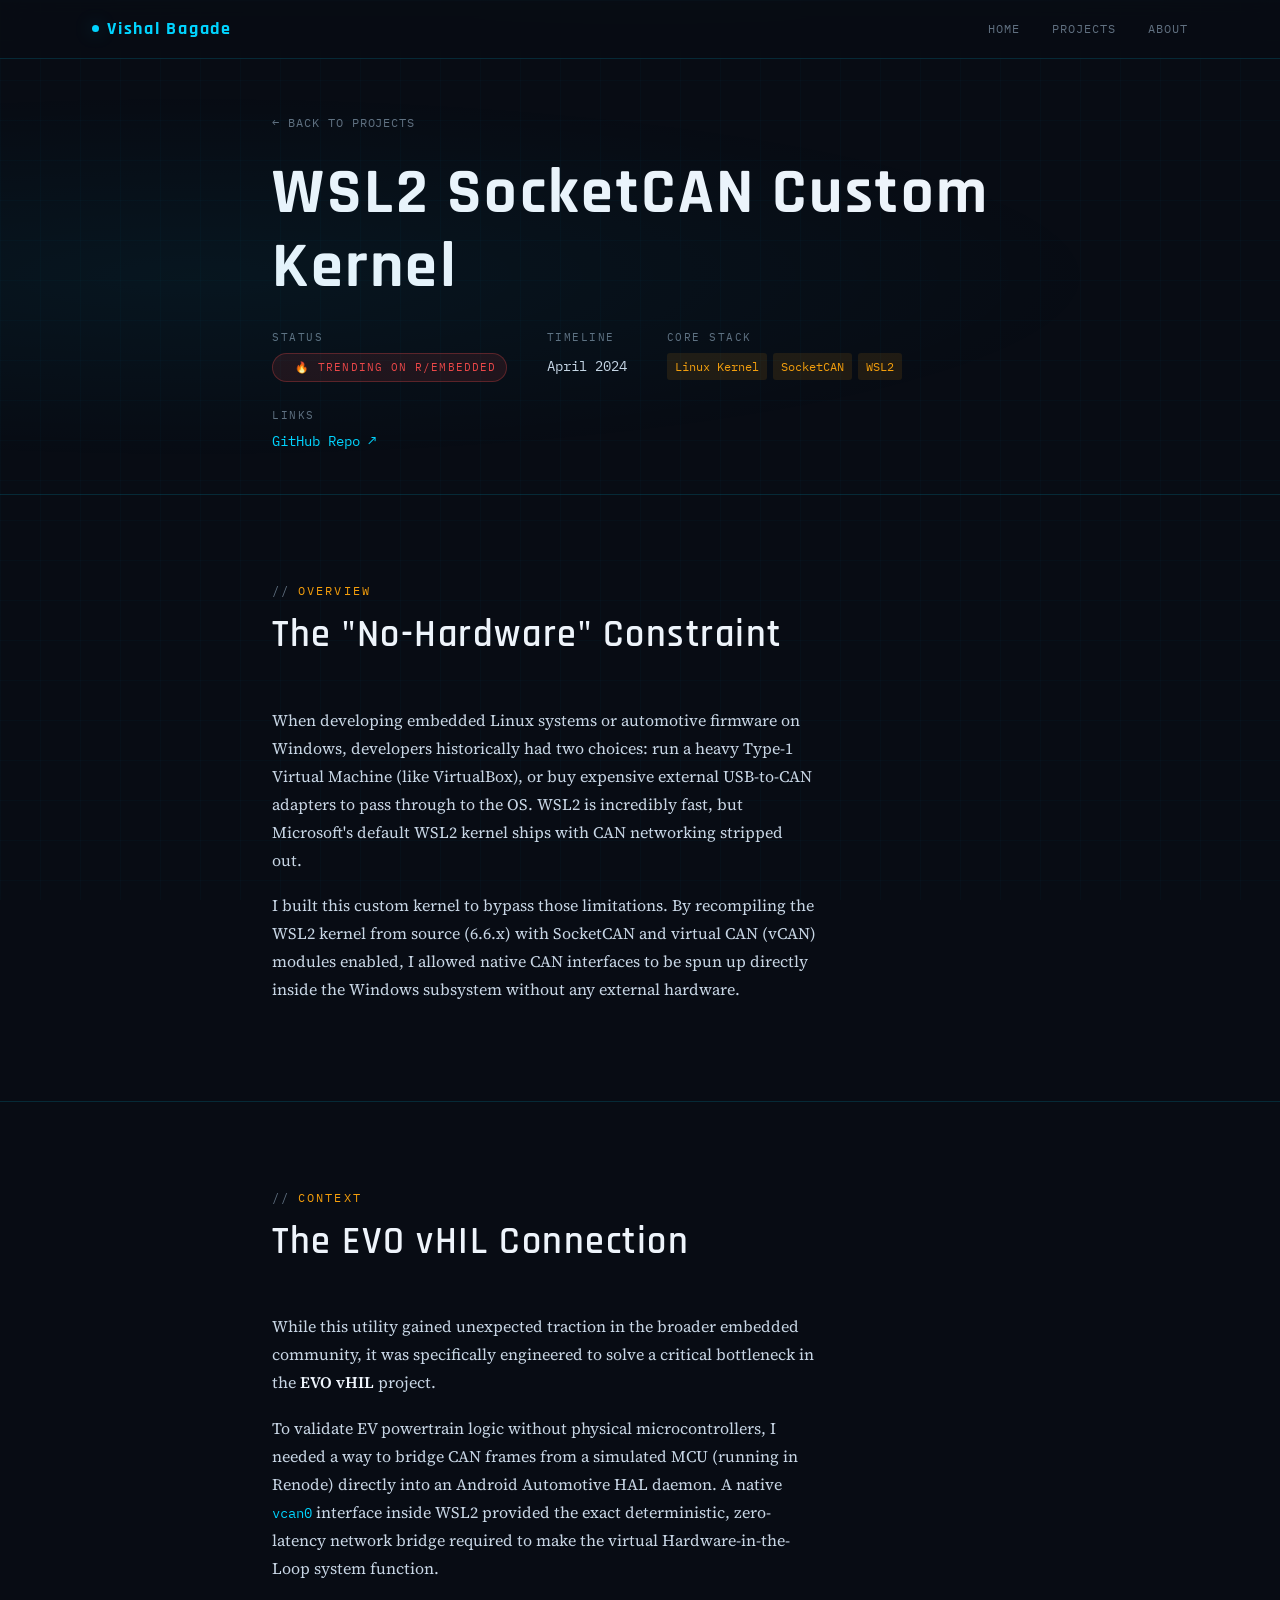
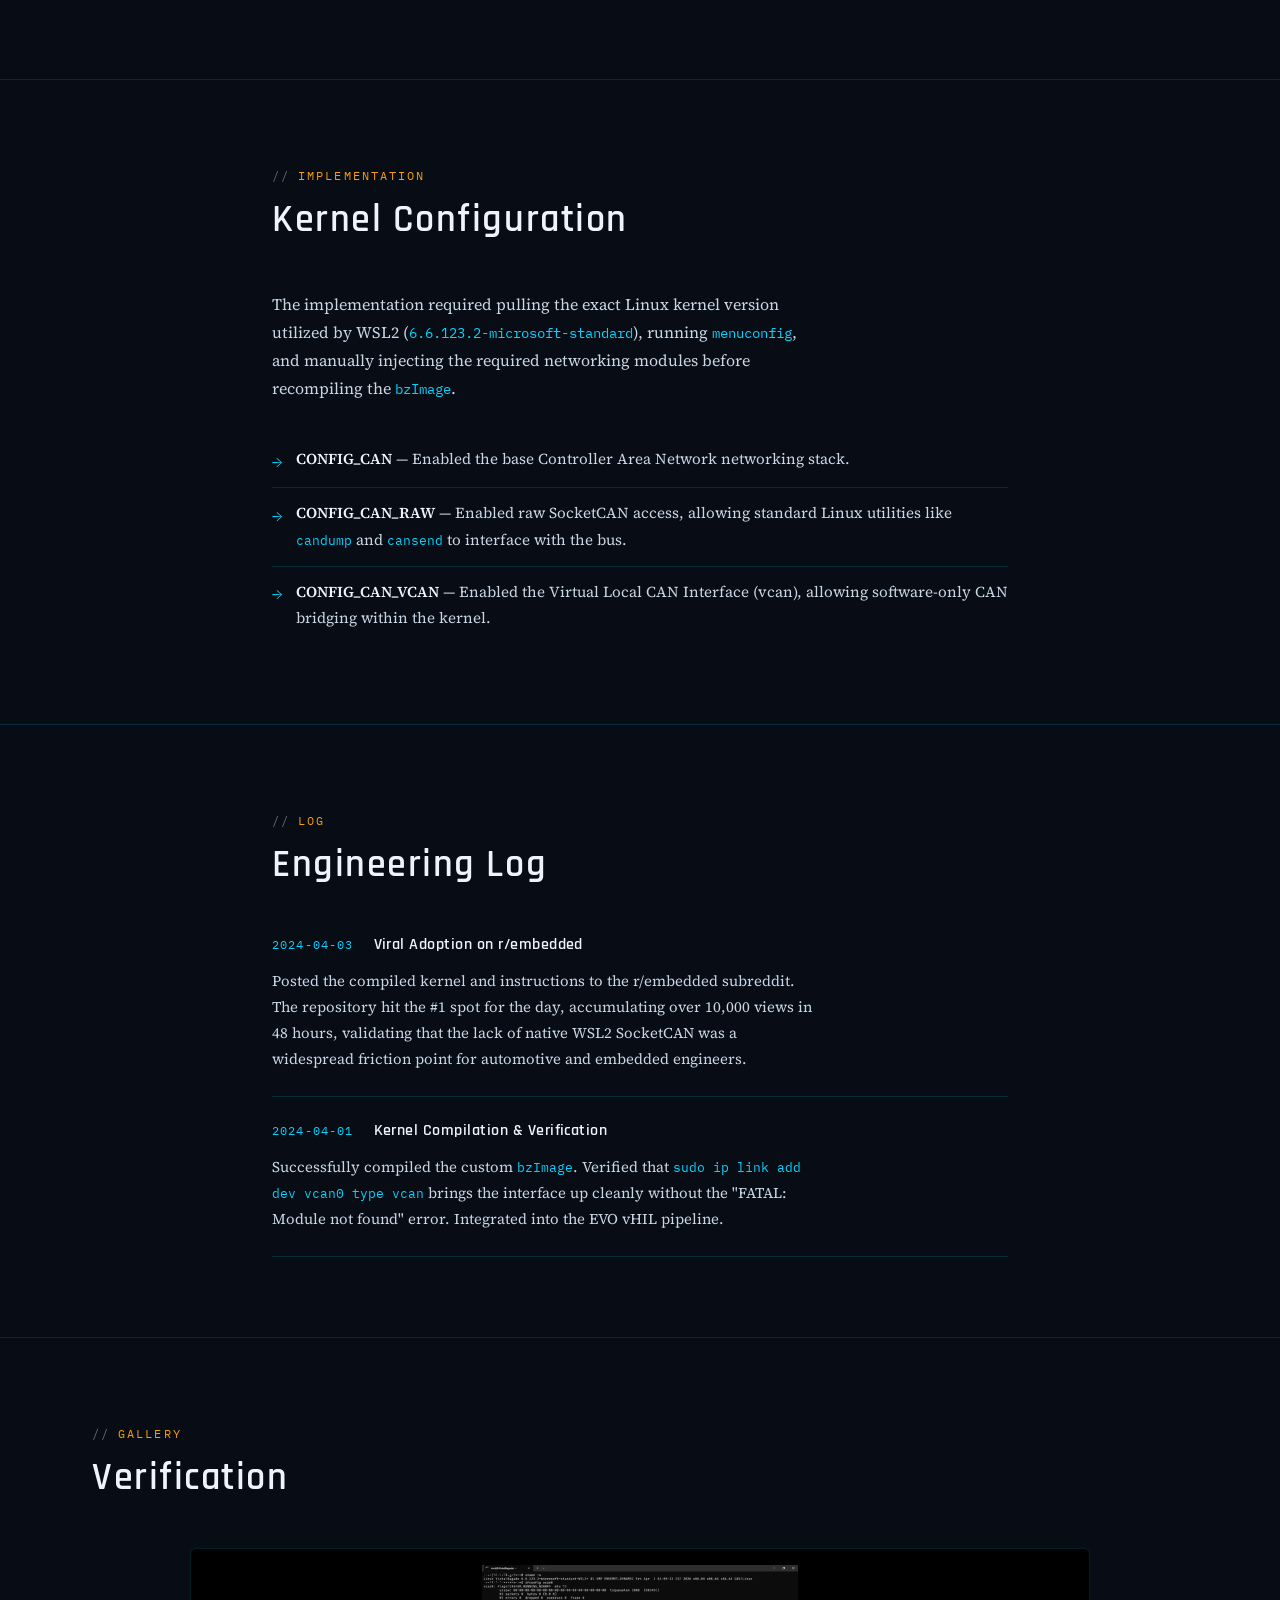
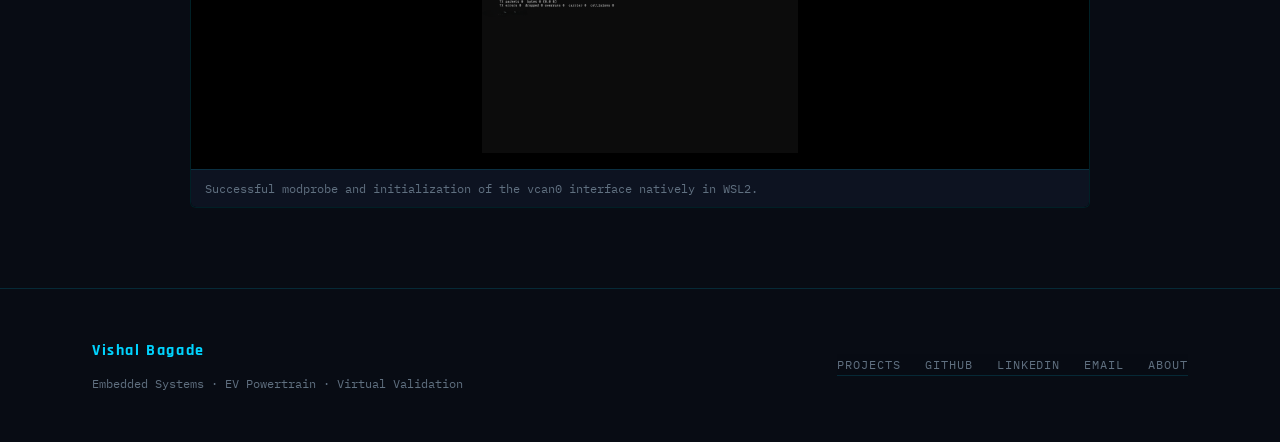
<file: wsl2-socketcan/index.html>
<!DOCTYPE html>
<html lang="en">
<head>
  <meta charset="UTF-8" />
  <meta name="viewport" content="width=device-width, initial-scale=1.0" />

  <title>WSL2 SocketCAN Custom Kernel — Vishal Bagade</title>
  <meta name="author" content="Vishal Bagade" />
  <meta name="description" content="A custom-compiled Linux kernel for WSL2 enabling native SocketCAN and vCAN interfaces for virtual EV firmware testing." />
  <meta name="robots" content="index, follow" />

  <meta property="og:title" content="WSL2 SocketCAN Custom Kernel — Vishal Bagade" />
  <meta property="og:description" content="Enabling native SocketCAN in WSL2 for virtual EV powertrain validation." />
  <meta property="og:url" content="https://vishal.evovhil.com/wsl2-socketcan/" />
  <meta property="og:type" content="article" />

  <meta name="twitter:card" content="summary_large_image" />
  <meta name="twitter:title" content="WSL2 SocketCAN Custom Kernel — Vishal Bagade" />
  <meta name="twitter:description" content="Enabling native SocketCAN in WSL2 for virtual EV powertrain validation." />

  <link rel="icon" href="/favicon.ico" type="image/x-icon" />
  <link rel="canonical" href="https://vishal.evovhil.com/wsl2-socketcan/" />

  <link rel="stylesheet" href="../style.css" />
  <link rel="stylesheet" href="../portfolio.css" />
   <!-- Google tag (gtag.js) -->
<script async src="https://www.googletagmanager.com/gtag/js?id=G-EVS54RD7KM"></script>
<script>
  window.dataLayer = window.dataLayer || [];
  function gtag(){dataLayer.push(arguments);}
  gtag('js', new Date());

  gtag('config', 'G-EVS54RD7KM');
</script>
  <script>
function trackEvent(name, params = {}) {
  gtag('event', name, params);
}
</script>
  <!-- GoatCounter (keep last) -->
  <script data-goatcounter="https://evo-vhil.goatcounter.com/count" async src="//gc.zgo.at/count.js"></script>
</head>
<body>
<div class="scanline"></div>

<nav>
  <div class="nav-inner">
    <a href="/" class="nav-logo">
      <span class="dot"></span> Vishal Bagade
    </a>
    <button class="nav-hamburger" id="navToggle" aria-label="Toggle navigation" aria-expanded="false">
      <span></span><span></span><span></span>
    </button>
    <div class="nav-links" id="navLinks">
      <a href="/">Home</a>
      <a href="/#projects">Projects</a>
      <a href="/about.html">About</a>
    </div>
  </div>
</nav>

<header class="project-header">
  <div class="container reading-col">

    <a href="/#projects" class="back-link" aria-label="Back to all projects">
      ← Back to Projects
    </a>

    <h1 class="project-header-title">WSL2 SocketCAN Custom Kernel</h1>

    <dl class="project-meta">
      <div class="project-meta-item">
        <dt>Status</dt>
        <dd>
          <span class="project-status" style="background: rgba(239, 68, 68, 0.1); border: 1px solid rgba(239, 68, 68, 0.3); color: #ef4444;">
            🔥 Trending on r/embedded
          </span>
        </dd>
      </div>
      <div class="project-meta-item">
        <dt>Timeline</dt>
        <dd class="mono text-dim">April 2024</dd>
      </div>
      <div class="project-meta-item">
        <dt>Core Stack</dt>
        <dd>
          <span class="tech-tag">Linux Kernel</span>
          <span class="tech-tag">SocketCAN</span>
          <span class="tech-tag">WSL2</span>
        </dd>
      </div>
      <div class="project-meta-item">
        <dt>Links</dt>
        <dd>
          <a href="https://github.com/vishal0002/wsl2-socketcan-vcan" target="_blank" style="color: var(--cyan); text-decoration: none; font-family: var(--mono); font-size: 0.85rem;">GitHub Repo ↗</a>
        </dd>
      </div>
    </dl>

  </div>
</header>

<main>

  <section class="section">
    <div class="container reading-col">

      <div class="section-header">
        <div class="section-tag">Overview</div>
        <h2 class="section-title">The "No-Hardware" Constraint</h2>
      </div>

      <p>
        When developing embedded Linux systems or automotive firmware on Windows, developers historically had two choices: run a heavy Type-1 Virtual Machine (like VirtualBox), or buy expensive external USB-to-CAN adapters to pass through to the OS. WSL2 is incredibly fast, but Microsoft's default WSL2 kernel ships with CAN networking stripped out.
      </p>
      <p>
        I built this custom kernel to bypass those limitations. By recompiling the WSL2 kernel from source (6.6.x) with SocketCAN and virtual CAN (vCAN) modules enabled, I allowed native CAN interfaces to be spun up directly inside the Windows subsystem without any external hardware.
      </p>

    </div>
  </section>

  <section class="section">
    <div class="container reading-col">

      <div class="section-header">
        <div class="section-tag">Context</div>
        <h2 class="section-title">The EVO vHIL Connection</h2>
      </div>

      <p>
        While this utility gained unexpected traction in the broader embedded community, it was specifically engineered to solve a critical bottleneck in the <strong>EVO vHIL</strong> project.
      </p>
      <p>
        To validate EV powertrain logic without physical microcontrollers, I needed a way to bridge CAN frames from a simulated MCU (running in Renode) directly into an Android Automotive HAL daemon. A native <code>vcan0</code> interface inside WSL2 provided the exact deterministic, zero-latency network bridge required to make the virtual Hardware-in-the-Loop system function.
      </p>

    </div>
  </section>

  <section class="section">
    <div class="container reading-col">

      <div class="section-header">
        <div class="section-tag">Implementation</div>
        <h2 class="section-title">Kernel Configuration</h2>
      </div>

      <p>
        The implementation required pulling the exact Linux kernel version utilized by WSL2 (<code>6.6.123.2-microsoft-standard</code>), running <code>menuconfig</code>, and manually injecting the required networking modules before recompiling the <code>bzImage</code>.
      </p>

      <ul class="feature-list mt-4">
        <li>
          <span class="icon" aria-hidden="true">→</span>
          <div>
            <strong>CONFIG_CAN</strong> — Enabled the base Controller Area Network networking stack.
          </div>
        </li>
        <li>
          <span class="icon" aria-hidden="true">→</span>
          <div>
            <strong>CONFIG_CAN_RAW</strong> — Enabled raw SocketCAN access, allowing standard Linux utilities like <code>candump</code> and <code>cansend</code> to interface with the bus.
          </div>
        </li>
        <li>
          <span class="icon" aria-hidden="true">→</span>
          <div>
            <strong>CONFIG_CAN_VCAN</strong> — Enabled the Virtual Local CAN Interface (vcan), allowing software-only CAN bridging within the kernel.
          </div>
        </li>
      </ul>

    </div>
  </section>

  <section class="section">
    <div class="container reading-col">

      <div class="section-header">
        <div class="section-tag">Log</div>
        <h2 class="section-title">Engineering Log</h2>
      </div>

      <article class="log-entry">
        <div class="log-entry-header">
          <time class="log-entry-date" datetime="2024-04-03">2024-04-03</time>
          <h3 class="log-entry-title">Viral Adoption on r/embedded</h3>
        </div>
        <p>
          Posted the compiled kernel and instructions to the r/embedded subreddit. The repository hit the #1 spot for the day, accumulating over 10,000 views in 48 hours, validating that the lack of native WSL2 SocketCAN was a widespread friction point for automotive and embedded engineers.
        </p>
      </article>

      <article class="log-entry">
        <div class="log-entry-header">
          <time class="log-entry-date" datetime="2024-04-01">2024-04-01</time>
          <h3 class="log-entry-title">Kernel Compilation & Verification</h3>
        </div>
        <p>
          Successfully compiled the custom <code>bzImage</code>. Verified that <code>sudo ip link add dev vcan0 type vcan</code> brings the interface up cleanly without the "FATAL: Module not found" error. Integrated into the EVO vHIL pipeline.
        </p>
      </article>

    </div>
  </section>

  <section class="section">
    <div class="container">

      <div class="section-header">
        <div class="section-tag">Gallery</div>
        <h2 class="section-title">Verification</h2>
      </div>

      <div class="gallery" role="list" style="grid-template-columns: 1fr; max-width: 900px; margin: 0 auto;">
        
        <figure class="gallery-item" role="listitem" style="background: #000;">
          <img
            src="assets/vcan-kernel.png"
            alt="Terminal screenshot showing successful creation of vcan0 interface in WSL2"
            loading="lazy"
            style="object-fit: contain; padding: 1rem; max-height: 400px;"
          />
          <figcaption style="background: var(--bg-card);">Successful modprobe and initialization of the vcan0 interface natively in WSL2.</figcaption>
        </figure>

      </div>
    </div>
  </section>

</main>

<footer>
  <div class="footer-inner">
    <div>
      <div class="footer-brand">Vishal Bagade</div>
      <div class="footer-meta mt-1">Embedded Systems · EV Powertrain · Virtual Validation</div>
    </div>
    <nav class="footer-nav" aria-label="Footer navigation">
      <a href="/#projects">Projects</a>
      <a href="https://github.com/vishal0002" target="_blank" rel="noopener noreferrer">GitHub</a>
      <a href="https://www.linkedin.com/in/vishal-bagade/" target="_blank" rel="noopener noreferrer">LinkedIn</a>
      <a href="mailto:vishalbagade@gmail.com">Email</a>
      <a href="/about.html">About</a>
    </nav>
  </div>
</footer>

<script>
// Hamburger nav toggle
const navToggle = document.getElementById('navToggle');
const navLinks  = document.getElementById('navLinks');
if (navToggle && navLinks) {
  navToggle.addEventListener('click', () => {
    const isOpen = navLinks.classList.toggle('open');
    navToggle.classList.toggle('open', isOpen);
    navToggle.setAttribute('aria-expanded', isOpen);
  });
  navLinks.querySelectorAll('a').forEach(a => {
    a.addEventListener('click', () => {
      navLinks.classList.remove('open');
      navToggle.classList.remove('open');
      navToggle.setAttribute('aria-expanded', 'false');
    });
  });
  document.addEventListener('click', e => {
    if (!navToggle.contains(e.target) && !navLinks.contains(e.target)) {
      navLinks.classList.remove('open');
      navToggle.classList.remove('open');
      navToggle.setAttribute('aria-expanded', 'false');
    }
  });
}
</script>

</body>
</html>
</file>
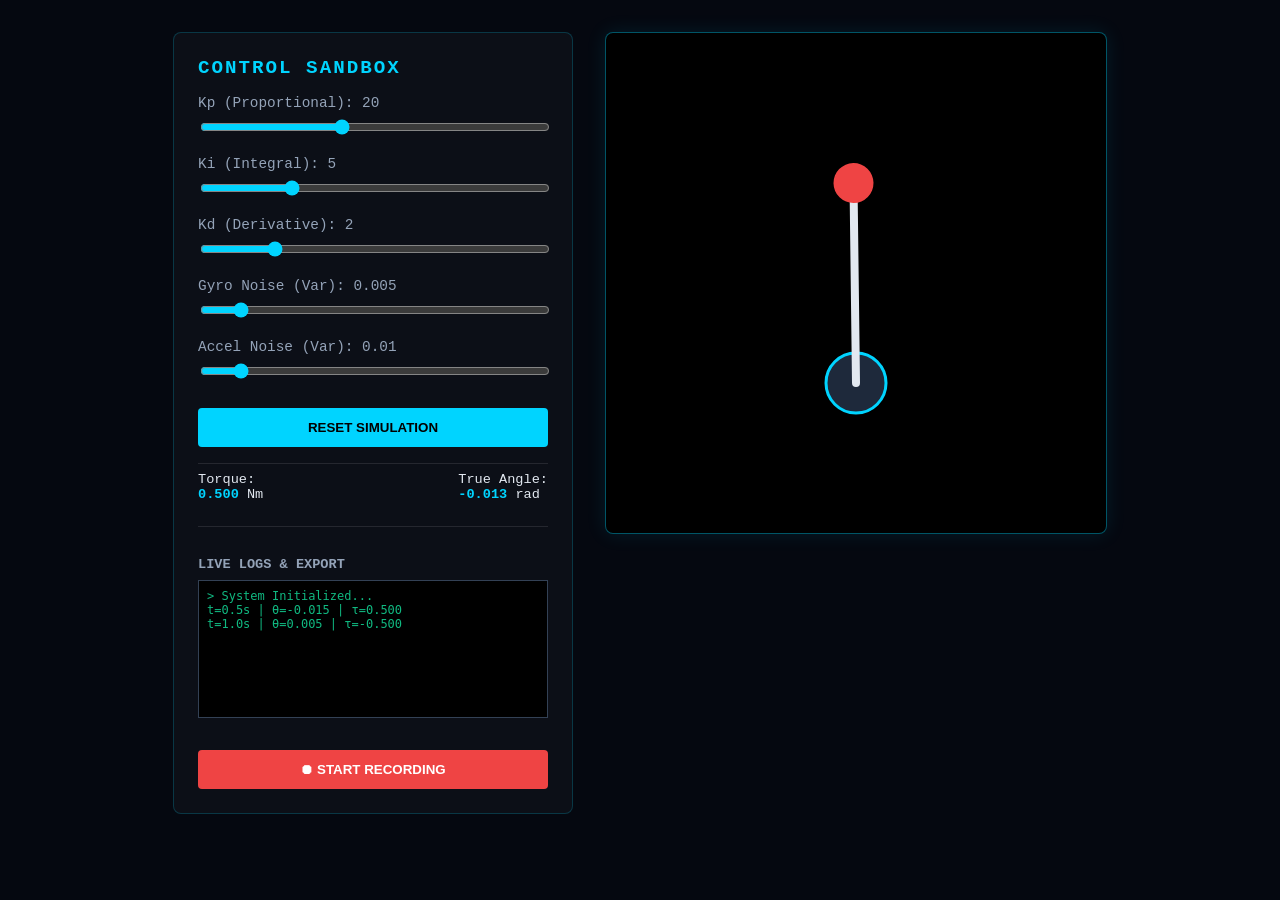
<file: evo-balance-sim/cpp_src/index.html>
<!DOCTYPE html>
<html lang="en">
<head>
  <meta charset="UTF-8">
  <meta name="viewport" content="width=device-width, initial-scale=1.0">
  <title>WASM Control Sim — Vishal Bagade</title>
  <style>
    /* Inheriting your dark scanline aesthetic */
    body {
      background-color: #050810;
      color: #e2e8f0;
      font-family: 'Courier New', Courier, monospace;
      margin: 0; padding: 2rem;
      display: flex; gap: 2rem;
      justify-content: center;
      align-items: flex-start;
    }
    .panel {
      background: rgba(255, 255, 255, 0.03);
      border: 1px solid rgba(0, 212, 255, 0.2);
      border-radius: 8px;
      padding: 1.5rem;
      width: 350px;
    }
    h2 { color: #00d4ff; margin-top: 0; font-size: 1.2rem; text-transform: uppercase; letter-spacing: 2px;}
    label { display: block; margin-top: 1rem; font-size: 0.9rem; color: #94a3b8; }
    input[type=range] { width: 100%; margin-top: 0.5rem; accent-color: #00d4ff; }
    canvas {
      background: #000;
      border: 1px solid rgba(0, 212, 255, 0.4);
      border-radius: 8px;
      box-shadow: 0 0 20px rgba(0, 212, 255, 0.1);
    }
    .telemetry {
      display: flex; justify-content: space-between; margin-top: 1rem;
      font-size: 0.85rem; border-top: 1px solid rgba(255,255,255,0.1); padding-top: 0.5rem;
    }
    .telemetry span { color: #00d4ff; font-weight: bold; }
    button {
      margin-top: 1.5rem; width: 100%; padding: 0.75rem;
      background: #00d4ff; color: #000; border: none; font-weight: bold;
      cursor: pointer; border-radius: 4px; text-transform: uppercase;
    }
    button:hover { background: #20e5ff; }
  </style>
</head>
<body>

  <div class="panel">
    <h2>Control Sandbox</h2>
    
    <label>Kp (Proportional): <span id="val-kp">20</span></label>
    <input type="range" id="Kp" min="0" max="50" step="0.5" value="20">
    
    <label>Ki (Integral): <span id="val-ki">5</span></label>
    <input type="range" id="Ki" min="0" max="20" step="0.5" value="5">
    
    <label>Kd (Derivative): <span id="val-kd">2</span></label>
    <input type="range" id="Kd" min="0" max="10" step="0.1" value="2">

    <label>Gyro Noise (Var): <span id="val-gyro">0.005</span></label>
    <input type="range" id="gyro_noise" min="0" max="0.05" step="0.001" value="0.005">

    <label>Accel Noise (Var): <span id="val-accel">0.01</span></label>
    <input type="range" id="accel_noise" min="0" max="0.1" step="0.001" value="0.01">

    <button id="btn-reset">Reset Simulation</button>

    <div class="telemetry">
      <div>Torque: <br><span id="txt-torque">0.00</span> Nm</div>
      <div>True Angle: <br><span id="txt-theta">0.00</span> rad</div>
      </div>

    <div style="margin-top: 1.5rem; border-top: 1px solid rgba(255,255,255,0.1); padding-top: 1rem;">
      <h3 style="color: #94a3b8; font-size: 0.85rem; margin-bottom: 0.5rem;">LIVE LOGS & EXPORT</h3>
      
      <div id="log-terminal" style="background: #000; border: 1px solid #334155; padding: 0.5rem; height: 120px; overflow-y: scroll; font-family: monospace; font-size: 0.75rem; color: #10b981; margin-bottom: 0.5rem;">
        > System Initialized...<br>
      </div>

      <div style="display: flex; gap: 0.5rem;">
        <button id="btn-record" style="background: #ef4444; color: white;">⏺ Start Recording</button>
        <button id="btn-download" style="background: #10b981; color: white; display: none;">⬇ Download CSV</button>
      </div>
    </div>
    </div>
  </div>

  <canvas id="simCanvas" width="500" height="500"></canvas>

  <script src="sim.js"></script>
  
  <script>
    // --- Box-Muller Transform for Gaussian Noise ---
    function randn() {
      let u = 0, v = 0;
      while(u === 0) u = Math.random();
      while(v === 0) v = Math.random();
      return Math.sqrt(-2.0 * Math.log(u)) * Math.cos(2.0 * Math.PI * v);
    }

    // --- WASM Initialization & Game Loop ---
    // Emscripten fires this when sim.wasm is fully loaded into memory
    Module.onRuntimeInitialized = function() {
      
      // 1. Allocate memory in C++ for our output pointers (8 bytes each for 'double')
      const ptr_theta = Module._malloc(8);
      const ptr_omega = Module._malloc(8);
      const ptr_torque = Module._malloc(8);
      const ptr_theta_est = Module._malloc(8);

      // 2. Wrap our C++ functions so they are easy to call in JS
      const balance_step = Module.cwrap('balance_step', null, 
        ['number','number','number','number','number','number','number','number','number','number']
      );
      const balance_reset = Module.cwrap('balance_reset', null, []);

      // 3. UI Hooks
      const canvas = document.getElementById("simCanvas");
      const ctx = canvas.getContext("2d");
      let lastTime = performance.now();

      // Data Logging Variables
      let isRecording = false;
      let recordedData = [];
      let frameCount = 0;
      const logTerminal = document.getElementById('log-terminal');

      // --- MISSING LOGGING FUNCTIONS ---
      function logToTerminal(msg) {
        logTerminal.innerHTML += msg + "<br>";
        logTerminal.scrollTop = logTerminal.scrollHeight; // Auto-scroll to bottom
      }

      // --- RECORD BUTTON LOGIC ---
      document.getElementById('btn-record').addEventListener('click', (e) => {
        if (!isRecording) {
          isRecording = true;
          recordedData = []; // Clear old data
          recordedData.push(["Time_s", "True_Angle_rad", "Angular_Vel_rad_s", "Torque_Nm", "Est_Angle_rad"]);
          e.target.innerText = "⏹ Stop Recording";
          e.target.style.background = "#3b82f6";
          document.getElementById('btn-download').style.display = "none";
          logToTerminal("> Recording started...");
        } else {
          isRecording = false;
          e.target.innerText = "⏺ Start Recording";
          e.target.style.background = "#ef4444";
          document.getElementById('btn-download').style.display = "block";
          logToTerminal(`> Recording stopped. ${recordedData.length - 1} frames captured.`);
        }
      });
      // ----------------------------
      
      document.getElementById('btn-download').addEventListener('click', () => {
        let csvContent = "data:text/csv;charset=utf-8," + recordedData.map(e => e.join(",")).join("\n");
        let encodedUri = encodeURI(csvContent);
        let link = document.createElement("a");
        link.setAttribute("href", encodedUri);
        link.setAttribute("download", "wasm_balance_telemetry.csv");
        document.body.appendChild(link);
        link.click();
        document.body.removeChild(link);
        logToTerminal("> CSV Downloaded successfully.");
      });
      // ---------------------------------
      // Ensure initial state matches the C++ struct
      Module.setValue(ptr_theta, 1.0, 'double');
      Module.setValue(ptr_omega, 0.0, 'double');

      document.getElementById('btn-reset').addEventListener('click', () => {
        balance_reset(); // Call the C++ reset
        Module.setValue(ptr_theta, 1.0, 'double');
        Module.setValue(ptr_omega, 0.0, 'double');
      });

      // Update Slider Text Displays
      ['Kp', 'Ki', 'Kd', 'gyro_noise', 'accel_noise'].forEach(id => {
        document.getElementById(id).addEventListener('input', (e) => {
          document.getElementById('val-' + id.split('_')[0].toLowerCase()).innerText = e.target.value;
        });
      });

      // 4. The Continuous Render Loop (60fps)
      function loop() {
        // Calculate dynamic delta time
        let now = performance.now();
        let dt = (now - lastTime) / 1000.0;
        lastTime = now;
        if (dt > 0.1) dt = 0.016; // Prevent physics explosions if you switch tabs

        // Read Inputs
        const Kp = parseFloat(document.getElementById('Kp').value);
        const Ki = parseFloat(document.getElementById('Ki').value);
        const Kd = parseFloat(document.getElementById('Kd').value);
        const gyro_noise = parseFloat(document.getElementById('gyro_noise').value);
        const accel_noise = parseFloat(document.getElementById('accel_noise').value);

        // Read PREVIOUS frame's state to generate current sensor measurements
        const prev_theta = Module.getValue(ptr_theta, 'double');
        const prev_omega = Module.getValue(ptr_omega, 'double');
        
        // Add Sensor Noise
        const gyro_meas = prev_omega + 0.005 + (gyro_noise * randn());
        const accel_meas = prev_theta + (accel_noise * randn());

        // --- EXECUTE WEBASSEMBLY BINARY ---
        balance_step(Kp, Ki, Kd, gyro_meas, accel_meas, dt, ptr_theta, ptr_omega, ptr_torque, ptr_theta_est);

        // Read the newly calculated values from C++ memory
        const current_theta = Module.getValue(ptr_theta, 'double');
        const current_torque = Module.getValue(ptr_torque, 'double');

        // Update UI Telemetry
        document.getElementById('txt-torque').innerText = current_torque.toFixed(3);
        document.getElementById('txt-theta').innerText = current_theta.toFixed(3);

        frameCount++;
        
        // 1. Live Terminal Logging (Throttled to update 2 times a second so it doesn't lag the browser)
        if (frameCount % 30 === 0) {
           logToTerminal(`t=${(frameCount*0.016).toFixed(1)}s | θ=${current_theta.toFixed(3)} | τ=${current_torque.toFixed(3)}`);
        }

        // 2. High-Speed CSV Recording (Captures every single frame)
        if (isRecording) {
           // We have to get omega and theta_est from WASM memory for the CSV
           const current_omega = Module.getValue(ptr_omega, 'double');
           const current_theta_est = Module.getValue(ptr_theta_est, 'double');
           
           recordedData.push([
             (frameCount * 0.016).toFixed(3), 
             current_theta.toFixed(4), 
             current_omega.toFixed(4), 
             current_torque.toFixed(4), 
             current_theta_est.toFixed(4)
           ]);
        }
        // --- DRAW THE ROBOT ---
        ctx.clearRect(0, 0, canvas.width, canvas.height);
        ctx.save();
        ctx.translate(canvas.width / 2, canvas.height / 2 + 100); // Anchor at bottom center
        
        // Draw Wheel
        ctx.beginPath();
        ctx.arc(0, 0, 30, 0, Math.PI * 2);
        ctx.fillStyle = '#1e293b';
        ctx.fill();
        ctx.lineWidth = 3;
        ctx.strokeStyle = '#00d4ff';
        ctx.stroke();

        // Draw Pendulum Arm (Rotated by Theta)
        ctx.rotate(current_theta);
        ctx.beginPath();
        ctx.moveTo(0, 0);
        ctx.lineTo(0, -200); // Stick length
        ctx.lineWidth = 8;
        ctx.strokeStyle = '#e2e8f0';
        ctx.lineCap = 'round';
        ctx.stroke();
        
        // Draw Mass at top
        ctx.beginPath();
        ctx.arc(0, -200, 20, 0, Math.PI * 2);
        ctx.fillStyle = '#ef4444';
        ctx.fill();

        ctx.restore();

        // Call next frame
        requestAnimationFrame(loop);
      }

      // Start the loop
      requestAnimationFrame(loop);
    };
  </script>
</body>
</html>
</file>
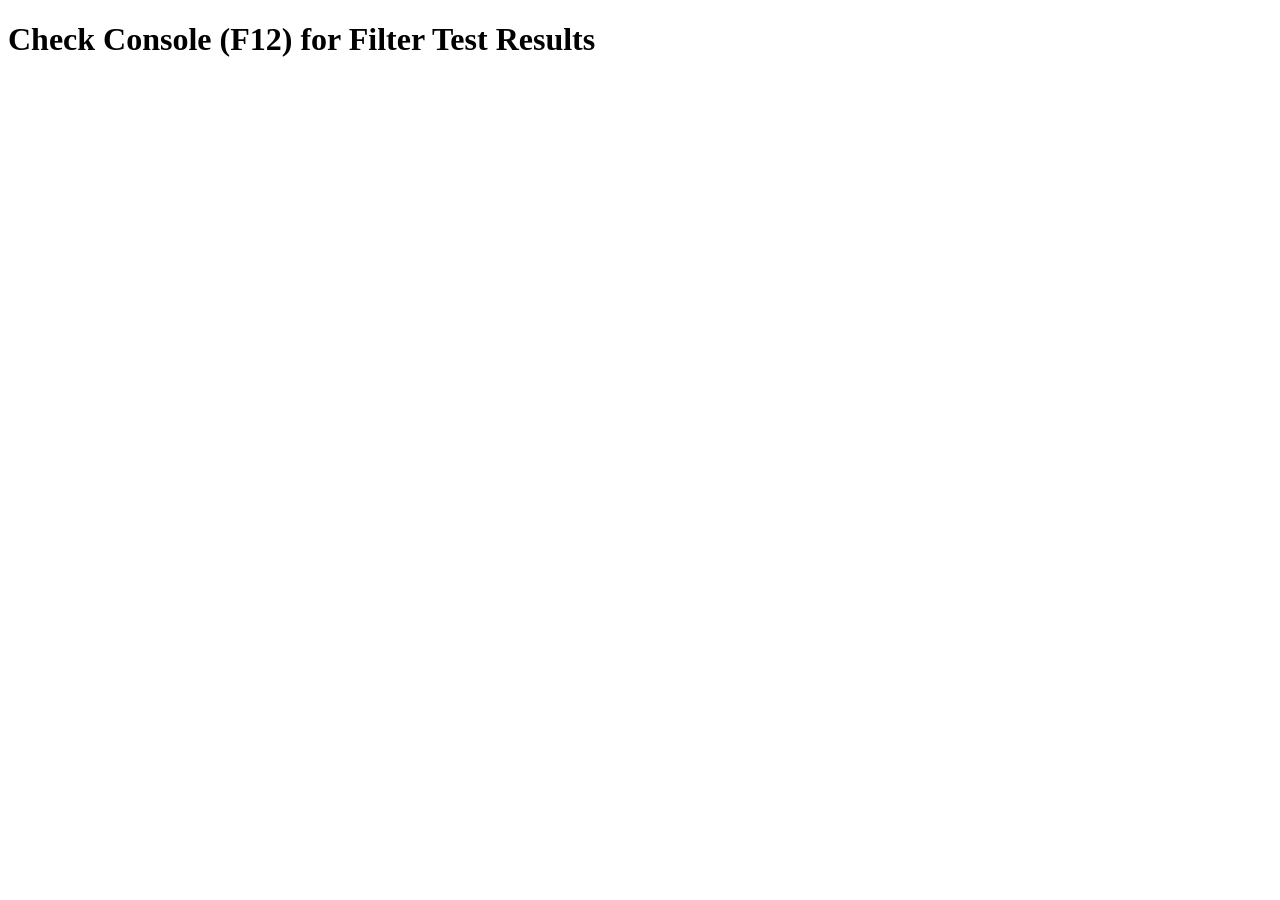
<file: evo-balance-sim/test_filters.html>
<!DOCTYPE html>
<html>
<body>
  <h1>Check Console (F12) for Filter Test Results</h1>

  <script src="cpp_src/kalman.js"></script>
  <script src="cpp_src/comp.js"></script>
  <script src="cpp_src/bayes.js"></script>

  <script>
    async function runUnitTest() {
      console.log("🚀 Starting Filter Unit Test...");

      // Configuration to tell JS where to find the WASM files
      const config = (name) => ({
        locateFile: (path) => `cpp_src/${path}`
      });

      try {
        // Initialize all 3 modules
        const [K, C, B] = await Promise.all([
          KalmanModule(config()),
          CompModule(config()),
          BayesModule(config())
        ]);

        console.log("✅ All WASM Modules Loaded.");

        // Mock Data: System is at 0.5 rad, moving at 0.1 rad/s
        const gyro = 0.1;
        const accel = 0.5;
        const dt = 0.016;

        // Run one step through each
        const resK = K._filter_step(gyro, accel, dt);
        const resC = C._filter_step(gyro, accel, dt);
        const resB = B._filter_step(gyro, accel, dt);

        console.table({
          "Kalman": { estimate: resK.toFixed(4) },
          "Complementary": { estimate: resC.toFixed(4) },
          "Particle (Bayes)": { estimate: resB.toFixed(4) }
        });

        if (resK !== 0 && resC !== 0 && resB !== 0) {
          console.log("🏆 TEST PASSED: All filters are spitting out non-zero math.");
        }

      } catch (err) {
        console.error("❌ TEST FAILED:", err);
      }
    }

    runUnitTest();
  </script>
</body>
</html>
</file>
<file: style.css>
@import url('https://fonts.googleapis.com/css2?family=Rajdhani:wght@400;500;600;700&family=IBM+Plex+Mono:wght@300;400;500&family=Source+Serif+4:ital,wght@0,300;0,400;0,600;1,300&display=swap');

/* ── ROOT VARIABLES ─────────────────────────────────────────── */
:root {
  --bg:        #080c14;
  --bg-card:   #0d1321;
  --bg-glass:  rgba(13,19,33,0.85);
  --border:    rgba(0,212,255,0.15);
  --border-hi: rgba(0,212,255,0.45);
  --cyan:      #00d4ff;
  --cyan-dim:  rgba(0,212,255,0.08);
  --amber:     #f59e0b;
  --amber-dim: rgba(245,158,11,0.1);
  --red:       #ef4444;
  --green:     #22c55e;
  --text:      #c8d6e5;
  --text-dim:  #607080;
  --text-hi:   #eef4fb;
  --mono:      'IBM Plex Mono', monospace;
  --head:      'Rajdhani', sans-serif;
  --body:      'Source Serif 4', serif;
  --glow:      0 0 18px rgba(0,212,255,0.35), 0 0 60px rgba(0,212,255,0.10);
  --glow-amb:  0 0 18px rgba(245,158,11,0.4), 0 0 60px rgba(245,158,11,0.12);
  --radius:    6px;
}

/* ── RESET & BASE ───────────────────────────────────────────── */
*, *::before, *::after { box-sizing: border-box; margin: 0; padding: 0; }
html { scroll-behavior: smooth; }
body {
  background: var(--bg);
  color: var(--text);
  font-family: var(--body);
  font-size: 16px;
  line-height: 1.75;
  overflow-x: hidden;
}

/* Grid texture overlay */
body::before {
  content: '';
  position: fixed; inset: 0;
  background-image:
    linear-gradient(rgba(0,212,255,0.025) 1px, transparent 1px),
    linear-gradient(90deg, rgba(0,212,255,0.025) 1px, transparent 1px);
  background-size: 40px 40px;
  pointer-events: none;
  z-index: 0;
}

/* Subtle top glow */
body::after {
  content: '';
  position: fixed; top: 0; left: 0; right: 0; height: 1px;
  background: linear-gradient(90deg, transparent, var(--cyan), transparent);
  opacity: 0.6;
  pointer-events: none;
  z-index: 100;
}

/* ── TYPOGRAPHY ─────────────────────────────────────────────── */
h1, h2, h3, h4 {
  font-family: var(--head);
  color: var(--text-hi);
  letter-spacing: 0.04em;
  line-height: 1.15;
}
h1 { font-size: clamp(2.4rem, 5vw, 4.2rem); font-weight: 700; }
h2 { font-size: clamp(1.6rem, 3vw, 2.4rem); font-weight: 600; }
h3 { font-size: clamp(1.1rem, 2vw, 1.5rem); font-weight: 600; }
h4 { font-size: 1rem; font-weight: 600; text-transform: uppercase; letter-spacing: 0.12em; color: var(--cyan); }

p { margin-bottom: 1.1em; max-width: 68ch; }
a { color: var(--cyan); text-decoration: none; transition: color 0.2s; }
a:hover { color: var(--text-hi); }
code, .mono { font-family: var(--mono); font-size: 0.85em; color: var(--cyan); }
strong { color: var(--text-hi); font-weight: 600; }

/* ── LAYOUT CONTAINERS ──────────────────────────────────────── */
.container { max-width: 1160px; margin: 0 auto; padding: 0 2rem; }
.section { padding: 5rem 0; position: relative; z-index: 1; }
.section + .section { border-top: 1px solid var(--border); }

/* ── NAV ────────────────────────────────────────────────────── */
nav {
  position: sticky; top: 0; z-index: 200; position: sticky;
  background: rgba(8,12,20,0.92);
  backdrop-filter: blur(12px);
  border-bottom: 1px solid var(--border);
}
.nav-inner {
  display: flex; align-items: center; justify-content: space-between;
  padding: 0.85rem 2rem; max-width: 1160px; margin: 0 auto;
}
.nav-logo {
  font-family: var(--head); font-size: 1.1rem; font-weight: 700;
  color: var(--cyan); letter-spacing: 0.1em;
  display: flex; align-items: center; gap: 0.5rem;
}
.nav-logo .dot { width: 7px; height: 7px; background: var(--cyan); border-radius: 50%; box-shadow: var(--glow); }
.nav-links { display: flex; gap: 2rem; flex-wrap: wrap; }
.nav-links a {
  font-family: var(--mono); font-size: 0.78rem; letter-spacing: 0.08em;
  color: var(--text-dim); transition: color 0.2s;
  text-transform: uppercase;
}
.nav-links a:hover, .nav-links a.active { color: var(--cyan); }

/* ── HERO ───────────────────────────────────────────────────── */
.hero {
  min-height: 92vh;
  display: flex; align-items: center;
  position: relative; overflow: hidden; z-index: 1;
  padding: 5rem 0;
}

/* Radial glow behind hero */
.hero::before {
  content: '';
  position: absolute; top: -20%; left: -10%;
  width: 70%; height: 120%;
  background: radial-gradient(ellipse at 30% 40%, rgba(0,212,255,0.07) 0%, transparent 70%);
  pointer-events: none;
}
.hero::after {
  content: '';
  position: absolute; bottom: -30%; right: -5%;
  width: 50%; height: 80%;
  background: radial-gradient(ellipse at 70% 60%, rgba(245,158,11,0.05) 0%, transparent 70%);
  pointer-events: none;
}

.hero-content { position: relative; z-index: 2; }
.hero-eyebrow {
  font-family: var(--mono); font-size: 0.75rem; letter-spacing: 0.18em;
  text-transform: uppercase; color: var(--amber);
  display: flex; align-items: center; gap: 0.75rem; margin-bottom: 1.5rem;
}
.hero-eyebrow::before {
  content: ''; width: 40px; height: 1px; background: var(--amber); opacity: 0.7;
}
.hero-title { margin-bottom: 1.5rem; }
.hero-title span { color: var(--cyan); display: block; }
.hero-subtitle {
  font-size: 1.1rem; color: var(--text); max-width: 56ch;
  border-left: 3px solid var(--cyan); padding-left: 1.25rem;
  margin-bottom: 2.5rem; font-style: italic;
  font-family: var(--body);
}
.hero-stats {
  display: flex; gap: 2.5rem; flex-wrap: wrap; margin-bottom: 3rem;
}
.stat { }
.stat-val {
  font-family: var(--head); font-size: 2rem; font-weight: 700; color: var(--cyan);
  line-height: 1;
}
.stat-label {
  font-family: var(--mono); font-size: 0.72rem; letter-spacing: 0.1em;
  text-transform: uppercase; color: var(--text-dim); margin-top: 0.25rem;
}

/* ── BUTTONS ────────────────────────────────────────────────── */
.btn {
  display: inline-flex; align-items: center; gap: 0.5rem;
  font-family: var(--head); font-weight: 600; letter-spacing: 0.07em;
  font-size: 0.9rem; padding: 0.75rem 1.75rem; border-radius: var(--radius);
  transition: all 0.22s; text-transform: uppercase; cursor: pointer;
  border: none;
}
.btn-primary {
  background: var(--cyan); color: #050810;
  box-shadow: var(--glow);
}
.btn-primary:hover {
  background: #20e5ff; color: #050810; transform: translateY(-1px);
  box-shadow: 0 0 30px rgba(0,212,255,0.6);
}
.btn-outline {
  background: transparent; color: var(--cyan);
  border: 1px solid var(--border-hi);
}
.btn-outline:hover {
  background: var(--cyan-dim); border-color: var(--cyan);
}
.btn-group { display: flex; gap: 1rem; flex-wrap: wrap; }

/* ── CARDS ──────────────────────────────────────────────────── */
.card {
  background: var(--bg-card);
  border: 1px solid var(--border);
  border-radius: var(--radius);
  padding: 1.75rem;
  transition: border-color 0.25s, box-shadow 0.25s;
  position: relative;
}
.card:hover {
  border-color: var(--border-hi);
  box-shadow: 0 0 24px rgba(0,212,255,0.08);
}
.card::before {
  content: '';
  position: absolute; top: 0; left: 0; right: 0; height: 2px;
  background: linear-gradient(90deg, transparent, var(--cyan), transparent);
  opacity: 0; border-radius: var(--radius) var(--radius) 0 0;
  transition: opacity 0.25s;
}
.card:hover::before { opacity: 1; }

.card-icon {
  font-size: 1.8rem; margin-bottom: 1rem; display: block;
}
.card-title {
  font-family: var(--head); font-size: 1.2rem; font-weight: 600;
  color: var(--text-hi); margin-bottom: 0.6rem;
}
.card-body { font-size: 0.93rem; color: var(--text); line-height: 1.7; }

.card-grid {
  display: grid; gap: 1.25rem;
  grid-template-columns: repeat(auto-fill, minmax(260px, 1fr));
}
.card-grid-2 {
  display: grid; gap: 1.25rem;
  grid-template-columns: repeat(auto-fill, minmax(340px, 1fr));
}

/* ── SECTION HEADER ─────────────────────────────────────────── */
.section-header { margin-bottom: 3rem; }
.section-tag {
  font-family: var(--mono); font-size: 0.72rem; letter-spacing: 0.18em;
  text-transform: uppercase; color: var(--amber);
  display: inline-flex; align-items: center; gap: 0.5rem; margin-bottom: 0.75rem;
}
.section-tag::before { content: '//'; color: var(--text-dim); }
.section-title { margin-bottom: 0.75rem; }
.section-lead {
  font-size: 1.05rem; color: var(--text); max-width: 60ch;
  border-left: 2px solid var(--border-hi); padding-left: 1rem;
  font-style: italic;
}

/* ── FEATURE LIST ───────────────────────────────────────────── */
.feature-list { list-style: none; }
.feature-list li {
  display: flex; align-items: flex-start; gap: 0.85rem;
  padding: 0.75rem 0; border-bottom: 1px solid var(--border);
  font-size: 0.95rem;
}
.feature-list li:last-child { border-bottom: none; }
.feature-list .icon { color: var(--cyan); flex-shrink: 0; margin-top: 0.15rem; }

/* ── LAYER TABLE ────────────────────────────────────────────── */
.layer-table { width: 100%; border-collapse: collapse; }
.layer-table th {
  font-family: var(--mono); font-size: 0.72rem; letter-spacing: 0.12em;
  text-transform: uppercase; color: var(--text-dim);
  padding: 0.75rem 1rem; text-align: left;
  border-bottom: 1px solid var(--border-hi);
}
.layer-table td {
  padding: 0.9rem 1rem; font-size: 0.9rem;
  border-bottom: 1px solid var(--border);
  vertical-align: top;
}
.layer-table tr:hover td { background: var(--cyan-dim); }
.layer-num {
  font-family: var(--mono); font-size: 0.72rem; color: var(--cyan);
  background: var(--cyan-dim); border: 1px solid var(--border);
  padding: 0.2rem 0.5rem; border-radius: 3px;
}
.tech-tag {
  font-family: var(--mono); font-size: 0.75rem; color: var(--amber);
  background: var(--amber-dim); padding: 0.2rem 0.5rem; border-radius: 3px;
}

/* ── BADGES / PILLS ─────────────────────────────────────────── */
.badge {
  display: inline-flex; align-items: center; gap: 0.4rem;
  font-family: var(--mono); font-size: 0.72rem; letter-spacing: 0.06em;
  padding: 0.3rem 0.75rem; border-radius: 100px;
}
.badge-cyan { background: var(--cyan-dim); border: 1px solid var(--border); color: var(--cyan); }
.badge-amber { background: var(--amber-dim); border: 1px solid rgba(245,158,11,0.25); color: var(--amber); }
.badge-red { background: rgba(239,68,68,0.08); border: 1px solid rgba(239,68,68,0.25); color: var(--red); }
.badge-green { background: rgba(34,197,94,0.08); border: 1px solid rgba(34,197,94,0.25); color: var(--green); }

/* ── FAULT TABLE ────────────────────────────────────────────── */
.fault-table { width: 100%; border-collapse: collapse; }
.fault-table th {
  font-family: var(--mono); font-size: 0.7rem; letter-spacing: 0.12em;
  text-transform: uppercase; color: var(--text-dim);
  padding: 0.7rem 1rem; text-align: left;
  border-bottom: 1px solid var(--border-hi);
}
.fault-table td {
  padding: 0.85rem 1rem; font-size: 0.88rem;
  border-bottom: 1px solid var(--border);
}
.fault-table tr:hover td { background: rgba(239,68,68,0.04); }

/* ── CALLOUT ────────────────────────────────────────────────── */
.callout {
  border-left: 3px solid var(--amber);
  background: var(--amber-dim);
  padding: 1.25rem 1.5rem; border-radius: 0 var(--radius) var(--radius) 0;
  margin: 1.5rem 0;
}
.callout.cyan { border-left-color: var(--cyan); background: var(--cyan-dim); }
.callout.red { border-left-color: var(--red); background: rgba(239,68,68,0.06); }
.callout p { margin: 0; }

/* ── STATE MACHINE DIAGRAM ──────────────────────────────────── */
.state-diagram { padding: 2rem 0; }
.state-row {
  display: flex; align-items: center; justify-content: center;
  gap: 0; flex-wrap: wrap;
}
.state-box {
  background: var(--bg-card); border: 1px solid var(--border);
  border-radius: var(--radius); padding: 0.85rem 1.25rem;
  font-family: var(--head); font-size: 0.95rem; font-weight: 600;
  color: var(--text-hi); text-align: center; min-width: 110px;
  position: relative;
  transition: all 0.2s;
}
.state-box.init { border-color: var(--text-dim); }
.state-box.standby { border-color: #3b82f6; color: #93c5fd; }
.state-box.precharge { border-color: var(--amber); color: var(--amber); box-shadow: 0 0 12px rgba(245,158,11,0.15); }
.state-box.drive { border-color: var(--green); color: var(--green); box-shadow: 0 0 12px rgba(34,197,94,0.15); }
.state-box.charge { border-color: var(--cyan); color: var(--cyan); box-shadow: var(--glow); }
.state-box.fault { border-color: var(--red); color: var(--red); box-shadow: 0 0 12px rgba(239,68,68,0.2); }
.state-arrow {
  font-family: var(--mono); font-size: 0.65rem; color: var(--text-dim);
  display: flex; flex-direction: column; align-items: center; padding: 0 0.75rem;
  white-space: nowrap;
}
.state-arrow .arr { font-size: 1rem; color: var(--border-hi); }

/* ── SVG DIAGRAM WRAPPER ────────────────────────────────────── */
.diagram-wrap {
  background: var(--bg-card); border: 1px solid var(--border);
  border-radius: var(--radius); padding: 2rem; overflow: auto;
  margin: 1.5rem 0;
}

/* ── RESULTS GRID ───────────────────────────────────────────── */
.result-item {
  display: flex; align-items: flex-start; gap: 1rem;
  padding: 1.25rem; background: var(--bg-card);
  border: 1px solid var(--border); border-radius: var(--radius);
  transition: all 0.2s;
}
.result-item:hover { border-color: var(--green); }
.result-icon { color: var(--green); font-size: 1.2rem; flex-shrink: 0; margin-top: 0.1rem; }
.result-title {
  font-family: var(--head); font-size: 1rem; font-weight: 600;
  color: var(--text-hi); margin-bottom: 0.3rem;
}
.result-desc { font-size: 0.9rem; color: var(--text); line-height: 1.6; }

/* ── TIMELINE ───────────────────────────────────────────────── */
.timeline { position: relative; padding-left: 2rem; }
.timeline::before {
  content: '';
  position: absolute; left: 0; top: 0; bottom: 0; width: 2px;
  background: linear-gradient(180deg, var(--cyan), rgba(0,212,255,0.1));
}
.tl-item { position: relative; padding-bottom: 2rem; }
.tl-dot {
  position: absolute; left: -2rem; top: 0.35rem;
  width: 10px; height: 10px; border-radius: 50%;
  background: var(--bg); border: 2px solid var(--cyan);
  box-shadow: var(--glow);
  transform: translateX(-4px);
}
.tl-dot.amber { border-color: var(--amber); box-shadow: var(--glow-amb); }
.tl-time {
  font-family: var(--mono); font-size: 0.72rem; color: var(--cyan);
  margin-bottom: 0.25rem;
}
.tl-title {
  font-family: var(--head); font-size: 1rem; font-weight: 600;
  color: var(--text-hi); margin-bottom: 0.4rem;
}
.tl-body { font-size: 0.9rem; color: var(--text); }

/* ── CODE BLOCK ─────────────────────────────────────────────── */
.code-block {
  background: #050810; border: 1px solid var(--border);
  border-radius: var(--radius); padding: 1.5rem;
  font-family: var(--mono); font-size: 0.82rem; line-height: 1.9;
  overflow-x: auto; position: relative;
}
.code-label {
  position: absolute; top: 0.75rem; right: 1rem;
  font-family: var(--mono); font-size: 0.68rem; letter-spacing: 0.1em;
  color: var(--text-dim); text-transform: uppercase;
}
.code-line-cyan { color: var(--cyan); }
.code-line-amber { color: var(--amber); }
.code-line-green { color: var(--green); }
.code-line-red { color: var(--red); }
.code-line-dim { color: var(--text-dim); }

/* ── FOOTER ─────────────────────────────────────────────────── */
footer {
  border-top: 1px solid var(--border); padding: 3rem 0;
  position: relative; z-index: 1;
}
.footer-inner {
  display: flex; justify-content: space-between; align-items: center;
  flex-wrap: wrap; gap: 1.5rem;
  max-width: 1160px; margin: 0 auto; padding: 0 2rem;
}
.footer-brand {
  font-family: var(--head); font-size: 1rem; font-weight: 700;
  color: var(--cyan); letter-spacing: 0.1em;
}
.footer-meta {
  font-family: var(--mono); font-size: 0.75rem; color: var(--text-dim);
}
.footer-nav { display: flex; gap: 1.5rem; flex-wrap: wrap; }
.footer-nav a {
  font-family: var(--mono); font-size: 0.75rem; color: var(--text-dim);
  text-transform: uppercase; letter-spacing: 0.08em;
  transition: color 0.2s;
}
.footer-nav a:hover { color: var(--cyan); }

/* ── UTILS ──────────────────────────────────────────────────── */
.mt-1 { margin-top: 0.5rem; }
.mt-2 { margin-top: 1rem; }
.mt-3 { margin-top: 1.5rem; }
.mt-4 { margin-top: 2rem; }
.mb-3 { margin-bottom: 1.5rem; }
.mb-4 { margin-bottom: 2rem; }
.text-cyan { color: var(--cyan); }
.text-amber { color: var(--amber); }
.text-dim { color: var(--text-dim); }
.text-hi { color: var(--text-hi); }
.flex { display: flex; }
.gap-2 { gap: 1rem; }
.gap-3 { gap: 1.5rem; }
.items-center { align-items: center; }
.flex-wrap { flex-wrap: wrap; }
.two-col {
  display: grid; gap: 3rem;
  grid-template-columns: 1fr 1fr;
}
/* ── HAMBURGER BUTTON ────────────────────────────────────────── */
.nav-hamburger {
  display: none;
  flex-direction: column;
  justify-content: center;
  align-items: center;
  gap: 5px;
  width: 36px;
  height: 36px;
  background: transparent;
  border: 1px solid var(--border);
  border-radius: var(--radius);
  cursor: pointer;
  padding: 0;
  flex-shrink: 0;
  transition: border-color 0.2s;
}
.nav-hamburger:hover { border-color: var(--cyan); }
.nav-hamburger span {
  display: block;
  width: 18px;
  height: 1.5px;
  background: var(--text-dim);
  border-radius: 2px;
  transition: all 0.25s ease;
  transform-origin: center;
}
.nav-hamburger.open span:nth-child(1) { transform: translateY(6.5px) rotate(45deg); background: var(--cyan); }
.nav-hamburger.open span:nth-child(2) { opacity: 0; transform: scaleX(0); }
.nav-hamburger.open span:nth-child(3) { transform: translateY(-6.5px) rotate(-45deg); background: var(--cyan); }

@media (max-width: 820px) {
  .two-col { grid-template-columns: 1fr; }
  .hero { min-height: auto; }

  .nav-hamburger { display: flex; }

  .nav-links {
    display: none;
    position: fixed;
    top: 49px;
    left: 0; right: 0;
    background: rgba(8,12,20,0.97);
    backdrop-filter: blur(16px);
    border-bottom: 1px solid var(--border);
    flex-direction: column;
    gap: 0;
    padding: 0.5rem 0 1rem;
    z-index: 199;
  }
  .nav-links.open { display: flex; }
  .nav-links a {
    padding: 0.75rem 2rem;
    font-size: 0.82rem;
    letter-spacing: 0.1em;
    border-bottom: 1px solid rgba(0,212,255,0.05);
  }
  .nav-links a:last-child { border-bottom: none; }
  .nav-links a:hover, .nav-links a.active {
    background: var(--cyan-dim);
    color: var(--cyan);
  }

  .hero-stats { gap: 1.5rem; }
  .stat-val { font-size: 1.6rem; }
  .card-grid { grid-template-columns: 1fr; }
  .card-grid-2 { grid-template-columns: 1fr; }
  .btn-group { flex-direction: column; }
  .btn { justify-content: center; }
  .container { padding: 0 1.25rem; }
  .section { padding: 3.5rem 0; }
  h1 { font-size: clamp(2rem, 8vw, 3rem); }
  .footer-inner { flex-direction: column; gap: 1rem; }
  .footer-nav { flex-wrap: wrap; gap: 1rem; }
  .hero-stats { flex-wrap: wrap; }
}

/* ── SCROLL ANIMATIONS ──────────────────────────────────────── */
.reveal {
  opacity: 0; transform: translateY(20px);
  transition: opacity 0.6s ease, transform 0.6s ease;
}
.reveal.visible { opacity: 1; transform: translateY(0); }

/* ── SCAN LINE EFFECT ───────────────────────────────────────── */
@keyframes scan {
  0%   { transform: translateY(-100%); }
  100% { transform: translateY(100vh); }
}
.scanline {
  position: fixed; top: 0; left: 0; right: 0; height: 3px;
  background: linear-gradient(180deg, transparent, rgba(0,212,255,0.04), transparent);
  animation: scan 8s linear infinite;
  pointer-events: none; z-index: 99;
}

/* ── BLINKING CURSOR ────────────────────────────────────────── */
@keyframes blink { 0%,100% { opacity: 1; } 50% { opacity: 0; } }
.cursor::after {
  content: '▮'; color: var(--cyan); margin-left: 4px;
  animation: blink 1.1s step-end infinite;
}

/* ── GLOW PULSE ─────────────────────────────────────────────── */
@keyframes glow-pulse {
  0%, 100% { box-shadow: var(--glow); }
  50%       { box-shadow: 0 0 30px rgba(0,212,255,0.6); }
}
.pulse { animation: glow-pulse 2.5s ease-in-out infinite; }

/* ── PAGE HERO (inner pages) ─────────────────────────────────── */
.page-hero {
  padding: 4rem 0 3rem;
  border-bottom: 1px solid var(--border);
  position: relative; overflow: hidden;
}
.page-hero::before {
  content: '';
  position: absolute; top: 0; left: 0; right: 0; bottom: 0;
  background: radial-gradient(ellipse at 20% 50%, rgba(0,212,255,0.06) 0%, transparent 60%);
  pointer-events: none;
}
.page-tag {
  font-family: var(--mono); font-size: 0.72rem; letter-spacing: 0.18em;
  text-transform: uppercase; color: var(--cyan);
  display: inline-flex; align-items: center; gap: 0.5rem;
  margin-bottom: 1rem;
}
.page-tag::before { content: ''; width: 30px; height: 1px; background: var(--cyan); }
</file>
<file: portfolio.css>
/*
 * portfolio.css
 * ─────────────────────────────────────────────────────────────
 * Additive CSS for vishal.evovhil.com personal portfolio.
 * Imports nothing. Overrides nothing. Extends style.css only.
 * Load AFTER style.css: <link rel="stylesheet" href="portfolio.css" />
 * ─────────────────────────────────────────────────────────────
 */


/* ── COMPETENCIES ─────────────────────────────────────────────
   Homepage tech stack clusters.
   Three clusters laid out in a responsive row;
   each cluster has a label + a flex-wrapped pill list.
───────────────────────────────────────────────────────────── */
.competency-group {
  display: grid;
  gap: 2.5rem;
  grid-template-columns: repeat(auto-fill, minmax(220px, 1fr));
}

.competency-cluster {
  /* Each cluster is self-contained — no border needed,
     spacing carries the visual separation. */
}

.competency-label {
  font-family: var(--mono);
  font-size: 0.72rem;
  letter-spacing: 0.18em;
  text-transform: uppercase;
  color: var(--amber);
  margin-bottom: 1rem;
  display: flex;
  align-items: center;
  gap: 0.5rem;
}
.competency-label::before {
  content: '//';
  color: var(--text-dim);
}

.stack-list {
  list-style: none;
  display: flex;
  flex-direction: column;
  gap: 0.4rem;
}

.stack-list li {
  font-family: var(--mono);
  font-size: 0.82rem;
  color: var(--text);
  padding: 0.4rem 0;
  border-bottom: 1px solid var(--border);
  line-height: 1.5;
}

.stack-list li:last-child {
  border-bottom: none;
}


/* ── PROJECT GRID ─────────────────────────────────────────────
   Responsive card grid for the homepage projects section.
   Cards are anchor elements; entire card is the click target.
───────────────────────────────────────────────────────────── */
.project-grid {
  display: grid;
  gap: 1.5rem;
  grid-template-columns: repeat(auto-fill, minmax(300px, 1fr));
}

.project-card {
  /* Extend .card — apply card base styles without coupling to it */
  display: flex;
  flex-direction: column;
  gap: 0.75rem;
  background: var(--bg-card);
  border: 1px solid var(--border);
  border-radius: var(--radius);
  padding: 1.75rem;
  text-decoration: none;
  color: inherit;
  transition: border-color 0.25s, box-shadow 0.25s;
  position: relative;
}

.project-card::before {
  content: '';
  position: absolute;
  top: 0; left: 0; right: 0;
  height: 2px;
  background: linear-gradient(90deg, transparent, var(--cyan), transparent);
  opacity: 0;
  border-radius: var(--radius) var(--radius) 0 0;
  transition: opacity 0.25s;
}

.project-card:hover {
  border-color: var(--border-hi);
  box-shadow: 0 0 24px rgba(0, 212, 255, 0.08);
  color: inherit;
}

.project-card:hover::before {
  opacity: 1;
}

/* Muted variant for placeholder / coming-soon cards */
.project-card--muted {
  opacity: 0.5;
  pointer-events: none;
}

.project-card-top {
  display: flex;
  align-items: center;
  justify-content: space-between;
  margin-bottom: 0.25rem;
}

.project-card-icon {
  font-size: 1.4rem;
  line-height: 1;
}

.project-card-title {
  font-family: var(--head);
  font-size: 1.25rem;
  font-weight: 600;
  color: var(--text-hi);
  letter-spacing: 0.03em;
  line-height: 1.2;
  /* Intentionally no margin — gap handles spacing */
}

.project-card-body {
  font-size: 0.92rem;
  color: var(--text);
  line-height: 1.7;
  flex-grow: 1; /* Push stack + cta to bottom */
  /* Override global p max-width inside card context */
  max-width: none;
  margin-bottom: 0;
}

.project-card-stack {
  display: flex;
  flex-wrap: wrap;
  gap: 0.4rem;
  margin-top: 0.25rem;
}

.project-card-cta {
  font-family: var(--mono);
  font-size: 0.75rem;
  letter-spacing: 0.08em;
  color: var(--cyan);
  margin-top: 0.5rem;
  transition: color 0.2s;
}

.project-card:hover .project-card-cta {
  color: var(--text-hi);
}


/* ── PROJECT STATUS TAGS ──────────────────────────────────────
   Small inline status indicators. Used on project cards
   and on the project header metadata row.
───────────────────────────────────────────────────────────── */
.project-status {
  display: inline-flex;
  align-items: center;
  gap: 0.4rem;
  font-family: var(--mono);
  font-size: 0.68rem;
  letter-spacing: 0.1em;
  text-transform: uppercase;
  padding: 0.25rem 0.6rem;
  border-radius: 100px;
}

.project-status::before {
  content: '';
  display: inline-block;
  width: 6px;
  height: 6px;
  border-radius: 50%;
  flex-shrink: 0;
}

.project-status--active {
  background: rgba(34, 197, 94, 0.1);
  border: 1px solid rgba(34, 197, 94, 0.3);
  color: var(--green);
}
.project-status--active::before { background: var(--green); }

.project-status--wip {
  background: var(--cyan-dim);
  border: 1px solid var(--border);
  color: var(--cyan);
}
.project-status--wip::before { background: var(--cyan); }

.project-status--planned {
  background: rgba(96, 112, 128, 0.1);
  border: 1px solid rgba(96, 112, 128, 0.25);
  color: var(--text-dim);
}
.project-status--planned::before { background: var(--text-dim); }

.project-status--completed {
  background: var(--amber-dim);
  border: 1px solid rgba(245, 158, 11, 0.3);
  color: var(--amber);
}
.project-status--completed::before { background: var(--amber); }

.project-status--archived {
  background: rgba(96, 112, 128, 0.08);
  border: 1px solid rgba(96, 112, 128, 0.2);
  color: var(--text-dim);
}
.project-status--archived::before { background: var(--text-dim); opacity: 0.5; }


/* ── READING COLUMN ───────────────────────────────────────────
   Constrains project page prose sections to a comfortable
   reading width (~65ch / 800px), centred within the container.
───────────────────────────────────────────────────────────── */
.reading-col {
  max-width: 800px;
}


/* ── PROJECT HEADER ───────────────────────────────────────────
   Top section of project pages: back link, title, metadata row.
   Uses .page-hero rhythm but is a <header> element.
───────────────────────────────────────────────────────────── */
.project-header {
  padding: 3rem 0 2.5rem;
  border-bottom: 1px solid var(--border);
  position: relative;
  overflow: hidden;
}

.project-header::before {
  content: '';
  position: absolute;
  top: 0; left: 0; right: 0; bottom: 0;
  background: radial-gradient(
    ellipse at 15% 50%,
    rgba(0, 212, 255, 0.05) 0%,
    transparent 60%
  );
  pointer-events: none;
}

.back-link {
  display: inline-flex;
  align-items: center;
  font-family: var(--mono);
  font-size: 0.75rem;
  letter-spacing: 0.08em;
  color: var(--text-dim);
  text-transform: uppercase;
  margin-bottom: 1.5rem;
  transition: color 0.2s;
}

.back-link:hover {
  color: var(--cyan);
}

.project-header-title {
  /* Uses global h1 sizing — no override needed */
  margin-bottom: 1.5rem;
}


/* ── PROJECT METADATA ROW ─────────────────────────────────────
   Horizontal description list: Status | Timeline | Stack.
   Uses <dl> for semantic correctness.
───────────────────────────────────────────────────────────── */
.project-meta {
  display: flex;
  flex-wrap: wrap;
  gap: 1.5rem 2.5rem;
  margin: 0;
  padding: 0;
}

.project-meta-item {
  display: flex;
  flex-direction: column;
  gap: 0.35rem;
}

.project-meta dt {
  font-family: var(--mono);
  font-size: 0.68rem;
  letter-spacing: 0.14em;
  text-transform: uppercase;
  color: var(--text-dim);
}

.project-meta dd {
  display: flex;
  flex-wrap: wrap;
  gap: 0.4rem;
  margin: 0;
  font-size: 0.9rem;
  color: var(--text);
}


/* ── ENGINEERING LOG ──────────────────────────────────────────
   Reverse-chronological update entries.
   Each entry is an <article class="log-entry">.
───────────────────────────────────────────────────────────── */
.log-entry {
  padding: 1.5rem 0;
  border-bottom: 1px solid var(--border);
}

.log-entry:first-of-type {
  padding-top: 0;
}

.log-entry-header {
  display: flex;
  flex-wrap: wrap;
  align-items: baseline;
  gap: 0.75rem 1.25rem;
  margin-bottom: 0.75rem;
}

.log-entry-date {
  font-family: var(--mono);
  font-size: 0.72rem;
  letter-spacing: 0.1em;
  color: var(--cyan);
  flex-shrink: 0;
}

.log-entry-title {
  font-family: var(--head);
  font-size: 1rem;
  font-weight: 600;
  color: var(--text-hi);
  letter-spacing: 0.03em;
  line-height: 1.3;
}

.log-entry p {
  margin-bottom: 0;
  font-size: 0.93rem;
}

/* ── LOG ARCHIVE (details/summary accordion) ─────────────────
   Wraps older log entries. Native HTML — zero JS.
───────────────────────────────────────────────────────────── */
.log-archive {
  margin-top: 1.5rem;
  border: 1px solid var(--border);
  border-radius: var(--radius);
  overflow: hidden;
}

.log-archive > summary {
  list-style: none; /* Hide default triangle in Firefox */
  display: flex;
  align-items: center;
  padding: 0.9rem 1.25rem;
  font-family: var(--mono);
  font-size: 0.78rem;
  letter-spacing: 0.08em;
  color: var(--text-dim);
  cursor: pointer;
  background: var(--bg-card);
  transition: color 0.2s, background 0.2s;
  user-select: none;
}

/* Remove default marker cross-browser */
.log-archive > summary::-webkit-details-marker { display: none; }
.log-archive > summary::marker { content: none; }

.log-archive > summary::before {
  content: '▸';
  color: var(--text-dim);
  margin-right: 0.5rem;
  font-size: 0.7rem;
  transition: transform 0.2s, color 0.2s;
  display: inline-block;
}

.log-archive[open] > summary::before {
  transform: rotate(90deg);
  color: var(--cyan);
}

.log-archive > summary:hover {
  color: var(--cyan);
  background: var(--cyan-dim);
}

.log-archive[open] > summary {
  border-bottom: 1px solid var(--border);
  color: var(--cyan);
}

/* Archived entries inside the open details */
.log-archive .log-entry {
  padding-left: 1.25rem;
  padding-right: 1.25rem;
}

.log-archive .log-entry:first-of-type {
  padding-top: 1.5rem;
}

.log-archive .log-entry:last-of-type {
  border-bottom: none;
  padding-bottom: 1.5rem;
}


/* ── GALLERY ──────────────────────────────────────────────────
   Responsive CSS grid for hardware photos / diagrams.
   Every <img> must include loading="lazy".
   Uses the full .container width (not .reading-col).
───────────────────────────────────────────────────────────── */
.gallery {
  display: grid;
  gap: 1rem;
  grid-template-columns: repeat(auto-fill, minmax(280px, 1fr));
}

.gallery-item {
  /* Reset figure margin */
  margin: 0;
  background: var(--bg-card);
  border: 1px solid var(--border);
  border-radius: var(--radius);
  overflow: hidden;
  transition: border-color 0.25s;
}

.gallery-item:hover {
  border-color: var(--border-hi);
}

.gallery-item img {
  display: block;
  width: 100%;
  height: 220px;
  object-fit: cover;
  /* loading="lazy" must be set in HTML — not enforceable in CSS */
}

.gallery-item figcaption {
  font-family: var(--mono);
  font-size: 0.72rem;
  color: var(--text-dim);
  padding: 0.6rem 0.9rem;
  border-top: 1px solid var(--border);
  line-height: 1.5;
}


/* ── RESPONSIVE OVERRIDES ─────────────────────────────────────
   All breakpoints are additive to style.css @media rules.
───────────────────────────────────────────────────────────── */
@media (max-width: 820px) {

  .project-grid {
    grid-template-columns: 1fr;
  }

  .competency-group {
    grid-template-columns: 1fr;
    gap: 2rem;
  }

  .project-meta {
    gap: 1.25rem 1.5rem;
  }

  .gallery {
    grid-template-columns: repeat(auto-fill, minmax(240px, 1fr));
  }

  .gallery-item img {
    height: 180px;
  }

  .log-entry-header {
    flex-direction: column;
    gap: 0.25rem;
  }

}

@media (max-width: 480px) {

  .gallery {
    grid-template-columns: 1fr;
  }

  .gallery-item img {
    height: 200px;
  }

  .project-card {
    padding: 1.25rem;
  }

  .project-header {
    padding: 2rem 0 2rem;
  }

}
</file>
